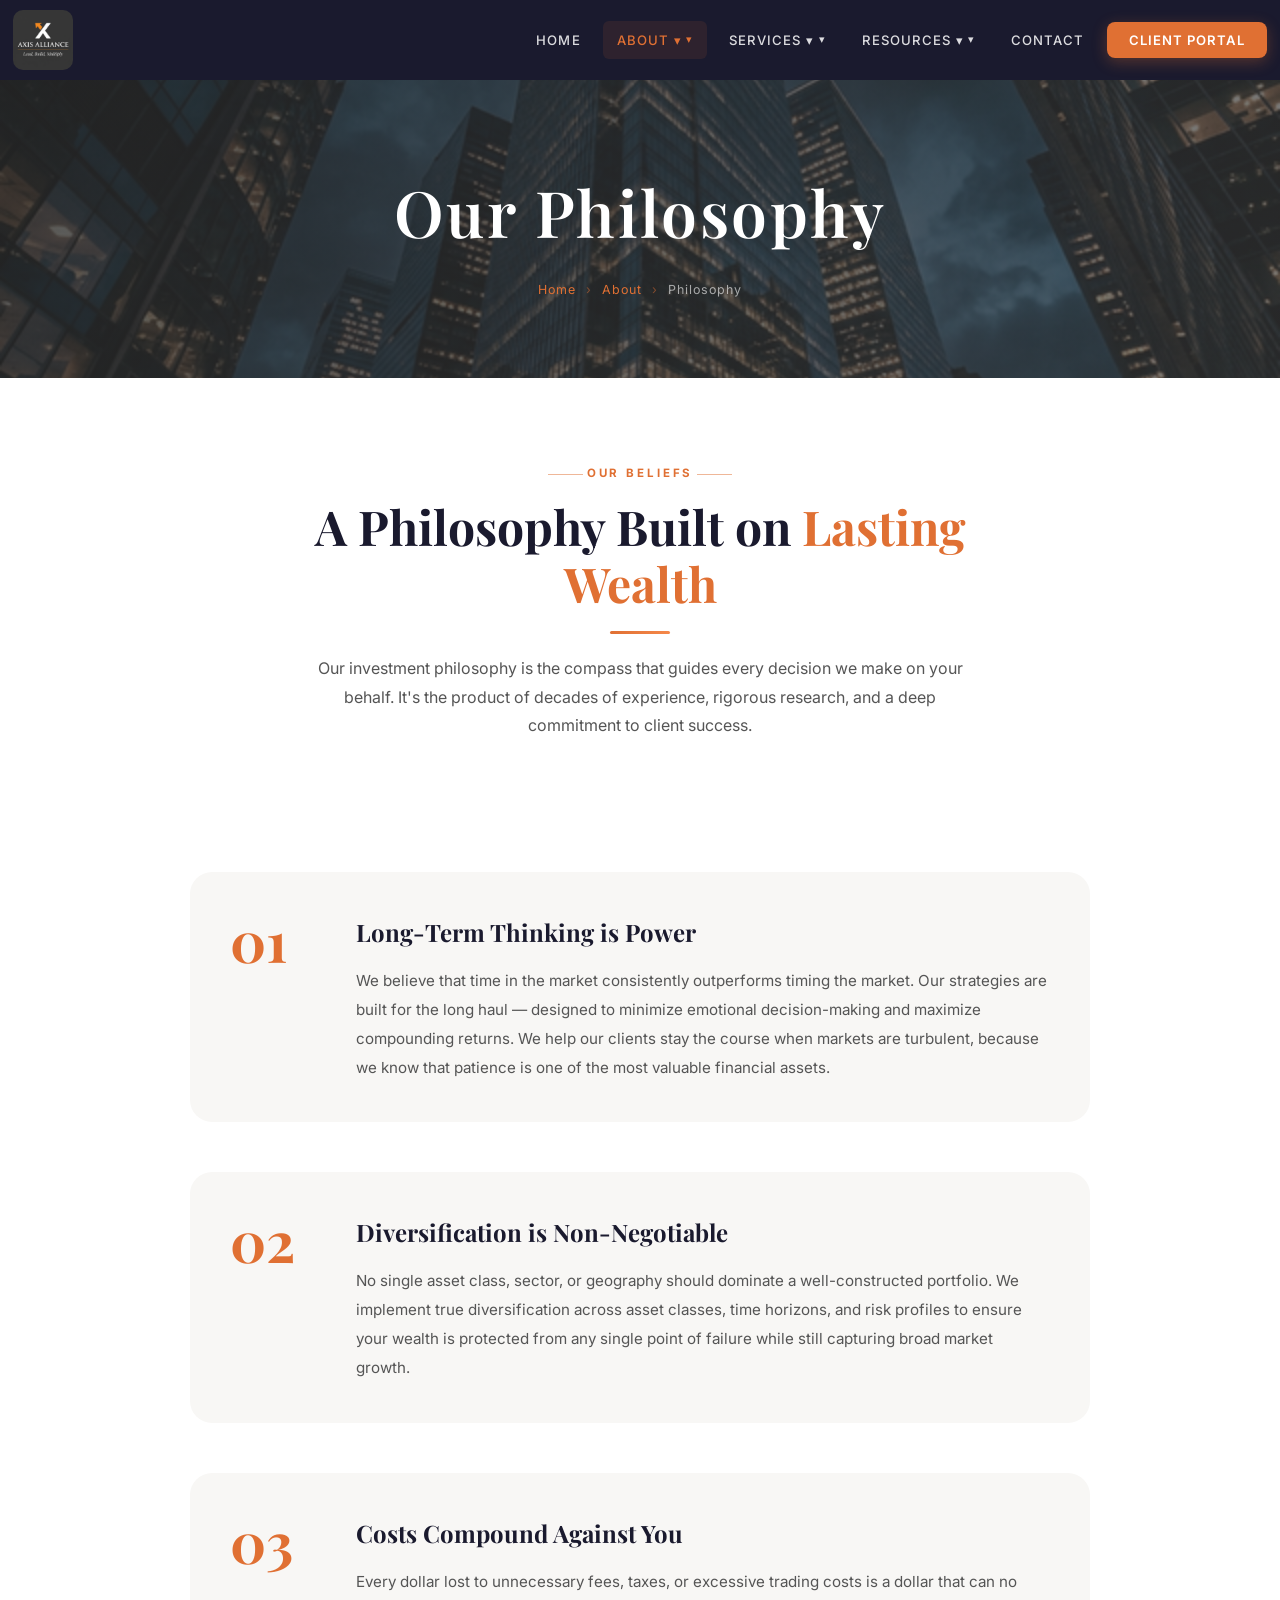
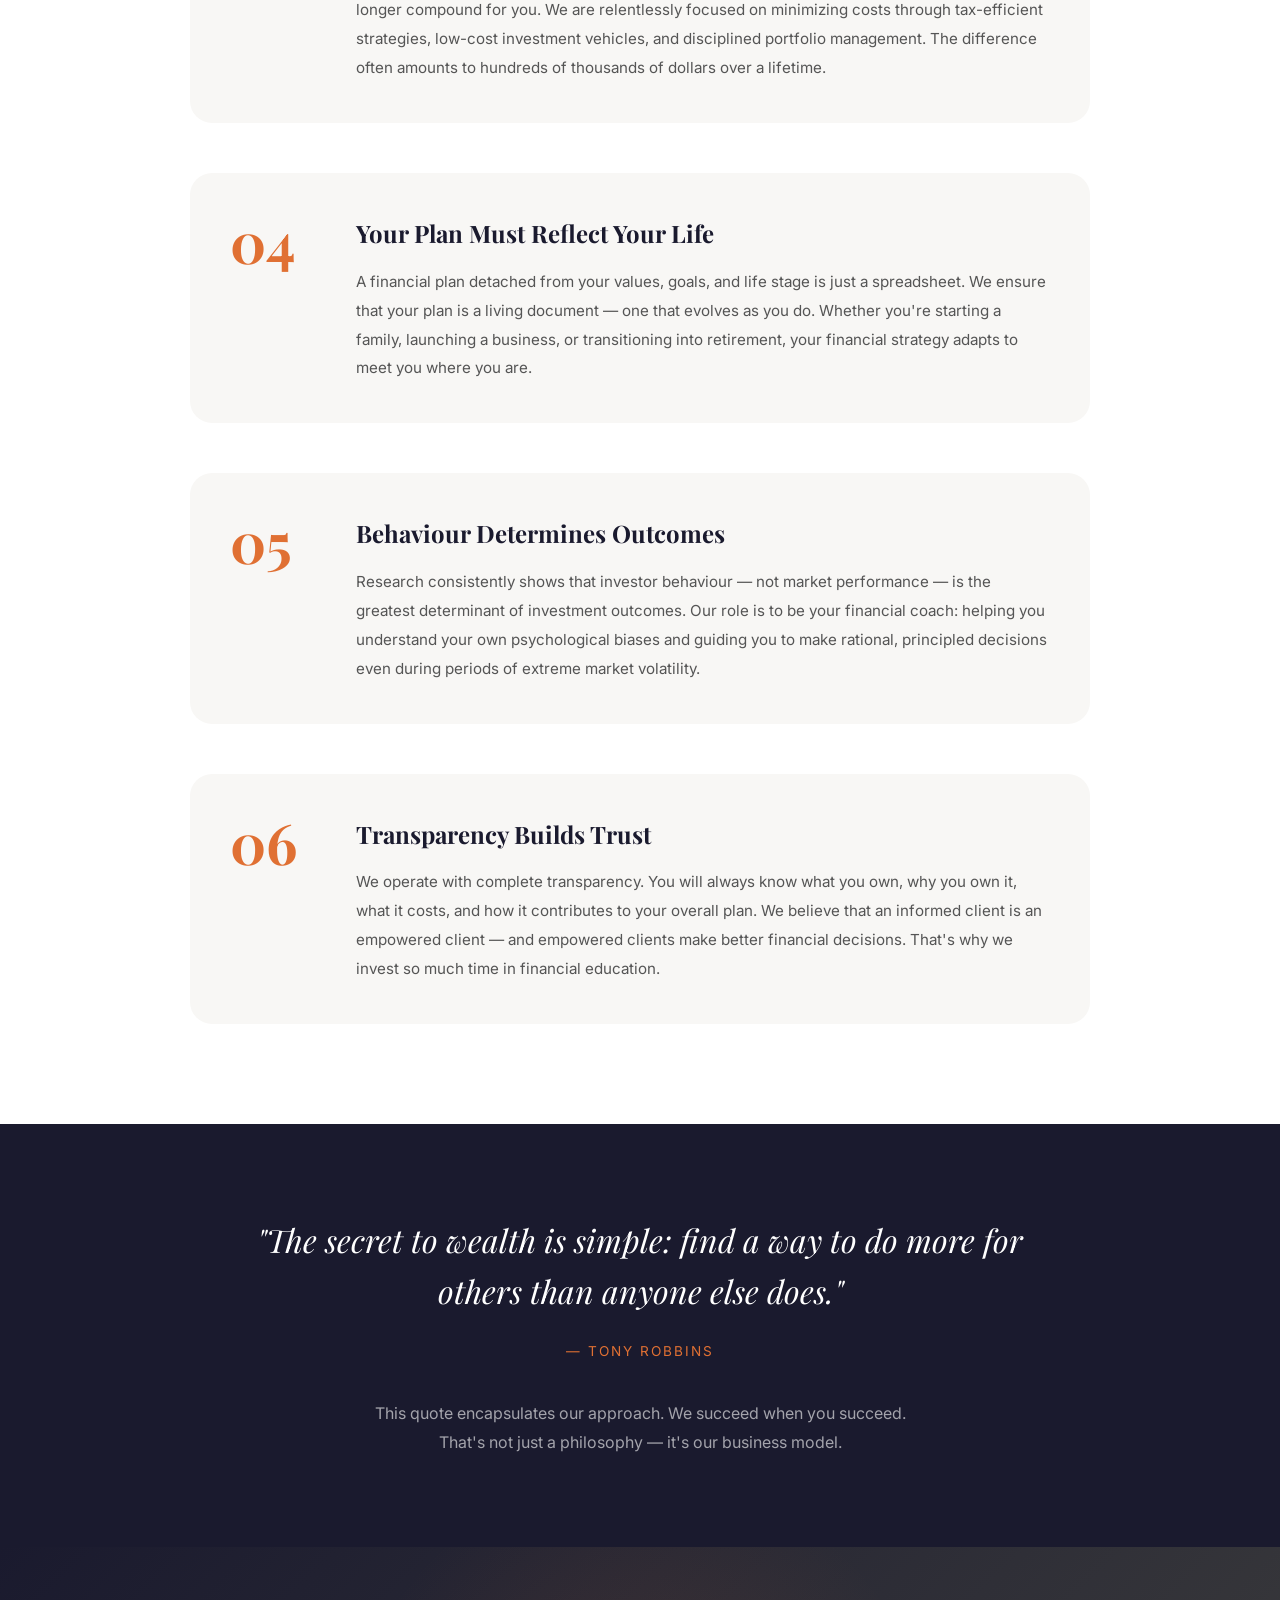
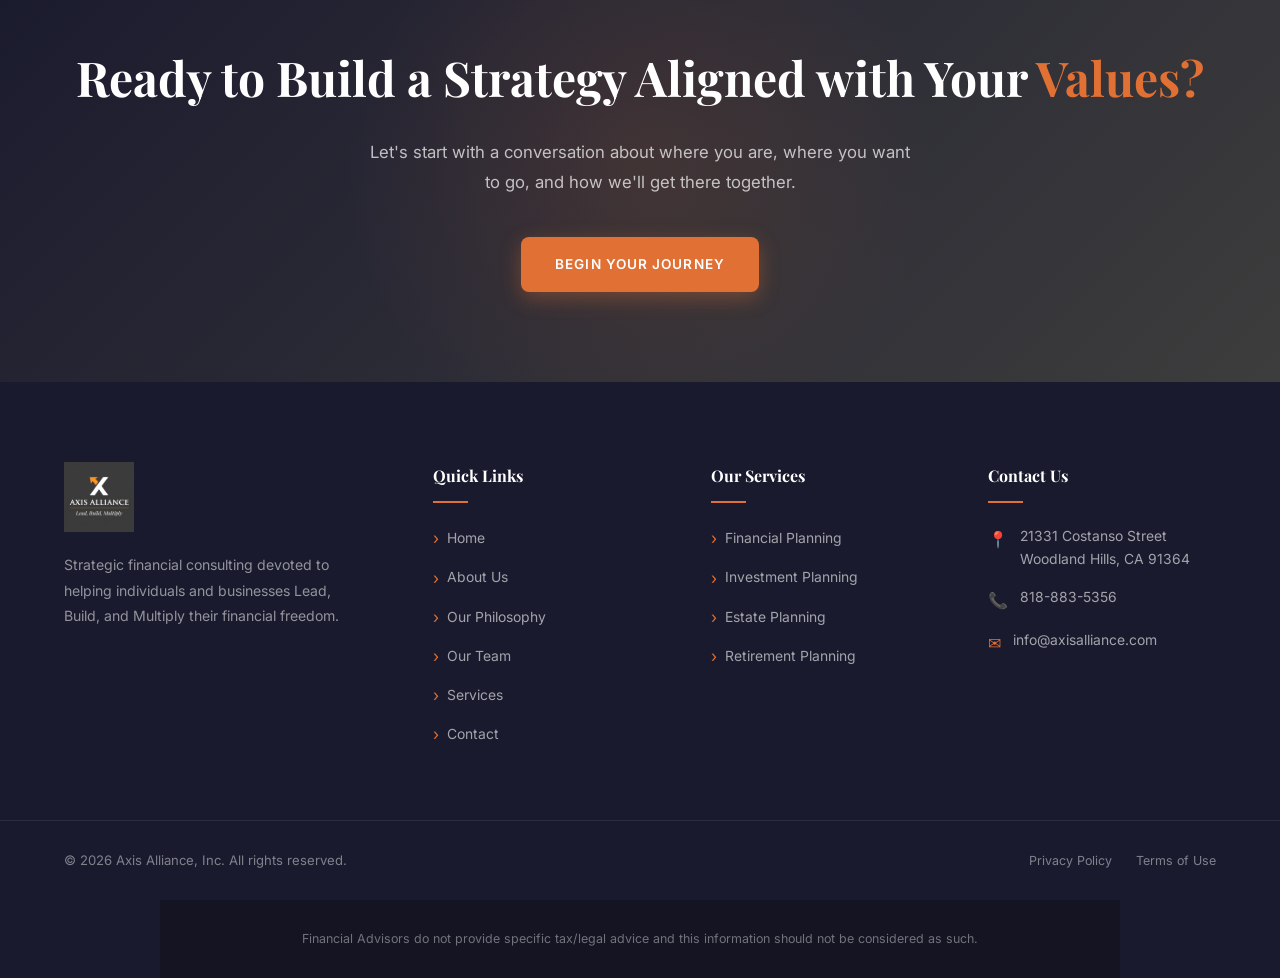
<file: rtech-website/philosophy.html>
<!DOCTYPE html>
<html lang="en">
<head>
  <meta charset="UTF-8">
  <meta name="viewport" content="width=device-width, initial-scale=1.0">
  <title>Our Philosophy | Axis Alliance</title>
  <meta name="description" content="The investment philosophy and guiding principles behind Axis Alliance's approach to wealth management and financial planning.">
  <link rel="stylesheet" href="css/style.css">
</head>
<body>

  <nav class="navbar solid" id="navbar">
    <a href="index.html" class="nav-brand">
      <img src="images/logo.png" alt="Axis Alliance Logo">
    </a>
    <div class="nav-toggle" id="navToggle"><span></span><span></span><span></span></div>
    <ul class="nav-links" id="navLinks">
      <li><a href="index.html">Home</a></li>
      <li class="nav-dropdown"><a href="about.html" class="active">About ▾</a>
        <div class="dropdown-menu">
          <a href="about.html">About Us</a>
          <a href="philosophy.html">Our Philosophy</a>
          <a href="team.html">Our Team</a>
        </div>
      </li>
      <li class="nav-dropdown"><a href="services.html">Services ▾</a>
        <div class="dropdown-menu"><a href="services.html#financial">Financial Planning</a><a href="services.html#investment">Investment Planning</a><a href="services.html#estate">Estate Planning</a><a href="services.html#retirement">Retirement Planning</a></div>
      </li>
      <li class="nav-dropdown"><a href="resources.html">Resources ▾</a><div class="dropdown-menu"><a href="resources.html">Blog & Articles</a></div></li>
      <li><a href="contact.html">Contact</a></li>
      <li><a href="contact.html" class="btn-portal">Client Portal</a></li>
    </ul>
  </nav>

  <div class="page-hero">
    <div class="page-hero-bg" style="background-image: url('images/hero-bg.png');"></div>
    <div class="page-hero-content">
      <h1>Our Philosophy</h1>
      <div class="breadcrumb">
        <a href="index.html">Home</a><span class="sep">›</span>
        <a href="about.html">About</a><span class="sep">›</span>
        <span>Philosophy</span>
      </div>
    </div>
  </div>

  <section style="background: var(--white); padding: 80px 5% 40px;">
    <div class="section-header reveal">
      <span class="section-eyebrow">Our Beliefs</span>
      <h2 class="section-title">A Philosophy Built on <span class="accent">Lasting Wealth</span></h2>
      <div class="divider"></div>
      <p class="section-desc">Our investment philosophy is the compass that guides every decision we make on your behalf. It's the product of decades of experience, rigorous research, and a deep commitment to client success.</p>
    </div>
  </section>

  <section class="philosophy-section" style="padding-top: 20px;">
    <div class="philosophy-blocks">

      <div class="philosophy-block reveal">
        <div class="philosophy-num">01</div>
        <div>
          <h3>Long-Term Thinking is Power</h3>
          <p>We believe that time in the market consistently outperforms timing the market. Our strategies are built for the long haul — designed to minimize emotional decision-making and maximize compounding returns. We help our clients stay the course when markets are turbulent, because we know that patience is one of the most valuable financial assets.</p>
        </div>
      </div>

      <div class="philosophy-block reveal">
        <div class="philosophy-num">02</div>
        <div>
          <h3>Diversification is Non-Negotiable</h3>
          <p>No single asset class, sector, or geography should dominate a well-constructed portfolio. We implement true diversification across asset classes, time horizons, and risk profiles to ensure your wealth is protected from any single point of failure while still capturing broad market growth.</p>
        </div>
      </div>

      <div class="philosophy-block reveal">
        <div class="philosophy-num">03</div>
        <div>
          <h3>Costs Compound Against You</h3>
          <p>Every dollar lost to unnecessary fees, taxes, or excessive trading costs is a dollar that can no longer compound for you. We are relentlessly focused on minimizing costs through tax-efficient strategies, low-cost investment vehicles, and disciplined portfolio management. The difference often amounts to hundreds of thousands of dollars over a lifetime.</p>
        </div>
      </div>

      <div class="philosophy-block reveal">
        <div class="philosophy-num">04</div>
        <div>
          <h3>Your Plan Must Reflect Your Life</h3>
          <p>A financial plan detached from your values, goals, and life stage is just a spreadsheet. We ensure that your plan is a living document — one that evolves as you do. Whether you're starting a family, launching a business, or transitioning into retirement, your financial strategy adapts to meet you where you are.</p>
        </div>
      </div>

      <div class="philosophy-block reveal">
        <div class="philosophy-num">05</div>
        <div>
          <h3>Behaviour Determines Outcomes</h3>
          <p>Research consistently shows that investor behaviour — not market performance — is the greatest determinant of investment outcomes. Our role is to be your financial coach: helping you understand your own psychological biases and guiding you to make rational, principled decisions even during periods of extreme market volatility.</p>
        </div>
      </div>

      <div class="philosophy-block reveal">
        <div class="philosophy-num">06</div>
        <div>
          <h3>Transparency Builds Trust</h3>
          <p>We operate with complete transparency. You will always know what you own, why you own it, what it costs, and how it contributes to your overall plan. We believe that an informed client is an empowered client — and empowered clients make better financial decisions. That's why we invest so much time in financial education.</p>
        </div>
      </div>

    </div>
  </section>

  <!-- QUOTE BLOCK -->
  <section style="background: var(--charcoal-dark); padding: 90px 5%; text-align: center;">
    <blockquote class="reveal" style="max-width: 780px; margin: 0 auto; font-family: 'Playfair Display', serif; font-size: clamp(1.4rem, 3vw, 2rem); font-style: italic; color: var(--white); line-height: 1.6;">
      "The secret to wealth is simple: find a way to do more for others than anyone else does."
    </blockquote>
    <p class="reveal" style="margin-top: 24px; color: var(--orange); font-size: 0.85rem; letter-spacing: 0.15em; text-transform: uppercase;">— Tony Robbins</p>
    <p class="reveal" style="margin-top: 36px; color: rgba(255,255,255,0.6); max-width: 560px; margin-left: auto; margin-right: auto; line-height: 1.8;">This quote encapsulates our approach. We succeed when you succeed. That's not just a philosophy — it's our business model.</p>
  </section>

  <section class="cta-banner">
    <h2 class="reveal">Ready to Build a Strategy Aligned with Your <span style="color: var(--orange);">Values?</span></h2>
    <p class="reveal">Let's start with a conversation about where you are, where you want to go, and how we'll get there together.</p>
    <a href="contact.html" class="btn btn-primary reveal">Begin Your Journey</a>
  </section>

  <footer class="footer">
    <div class="footer-main">
      <div class="footer-brand"><img src="images/logo.png" alt="Axis Alliance"><p>Strategic financial consulting devoted to helping individuals and businesses Lead, Build, and Multiply their financial freedom.</p></div>
      <div class="footer-col"><h4>Quick Links</h4><ul><li><a href="index.html">Home</a></li><li><a href="about.html">About Us</a></li><li><a href="philosophy.html">Our Philosophy</a></li><li><a href="team.html">Our Team</a></li><li><a href="services.html">Services</a></li><li><a href="contact.html">Contact</a></li></ul></div>
      <div class="footer-col"><h4>Our Services</h4><ul><li><a href="services.html#financial">Financial Planning</a></li><li><a href="services.html#investment">Investment Planning</a></li><li><a href="services.html#estate">Estate Planning</a></li><li><a href="services.html#retirement">Retirement Planning</a></li></ul></div>
      <div class="footer-col"><h4>Contact Us</h4>
        <div class="footer-contact-item"><span class="ico">📍</span><span>21331 Costanso Street<br>Woodland Hills, CA 91364</span></div>
        <div class="footer-contact-item"><span class="ico">📞</span><span><a href="tel:8188835356">818-883-5356</a></span></div>
        <div class="footer-contact-item"><span class="ico">✉</span><span><a href="mailto:info@axisalliance.com">info@axisalliance.com</a></span></div>
      </div>
    </div>
    <div class="footer-bottom"><p>© 2026 Axis Alliance, Inc. All rights reserved.</p><div class="footer-bottom-links"><a href="#">Privacy Policy</a><a href="#">Terms of Use</a></div></div>
    <div class="footer-disclaimer"><p>Financial Advisors do not provide specific tax/legal advice and this information should not be considered as such.</p></div>
  </footer>

  <script src="js/main.js"></script>
</body>
</html>
</file>
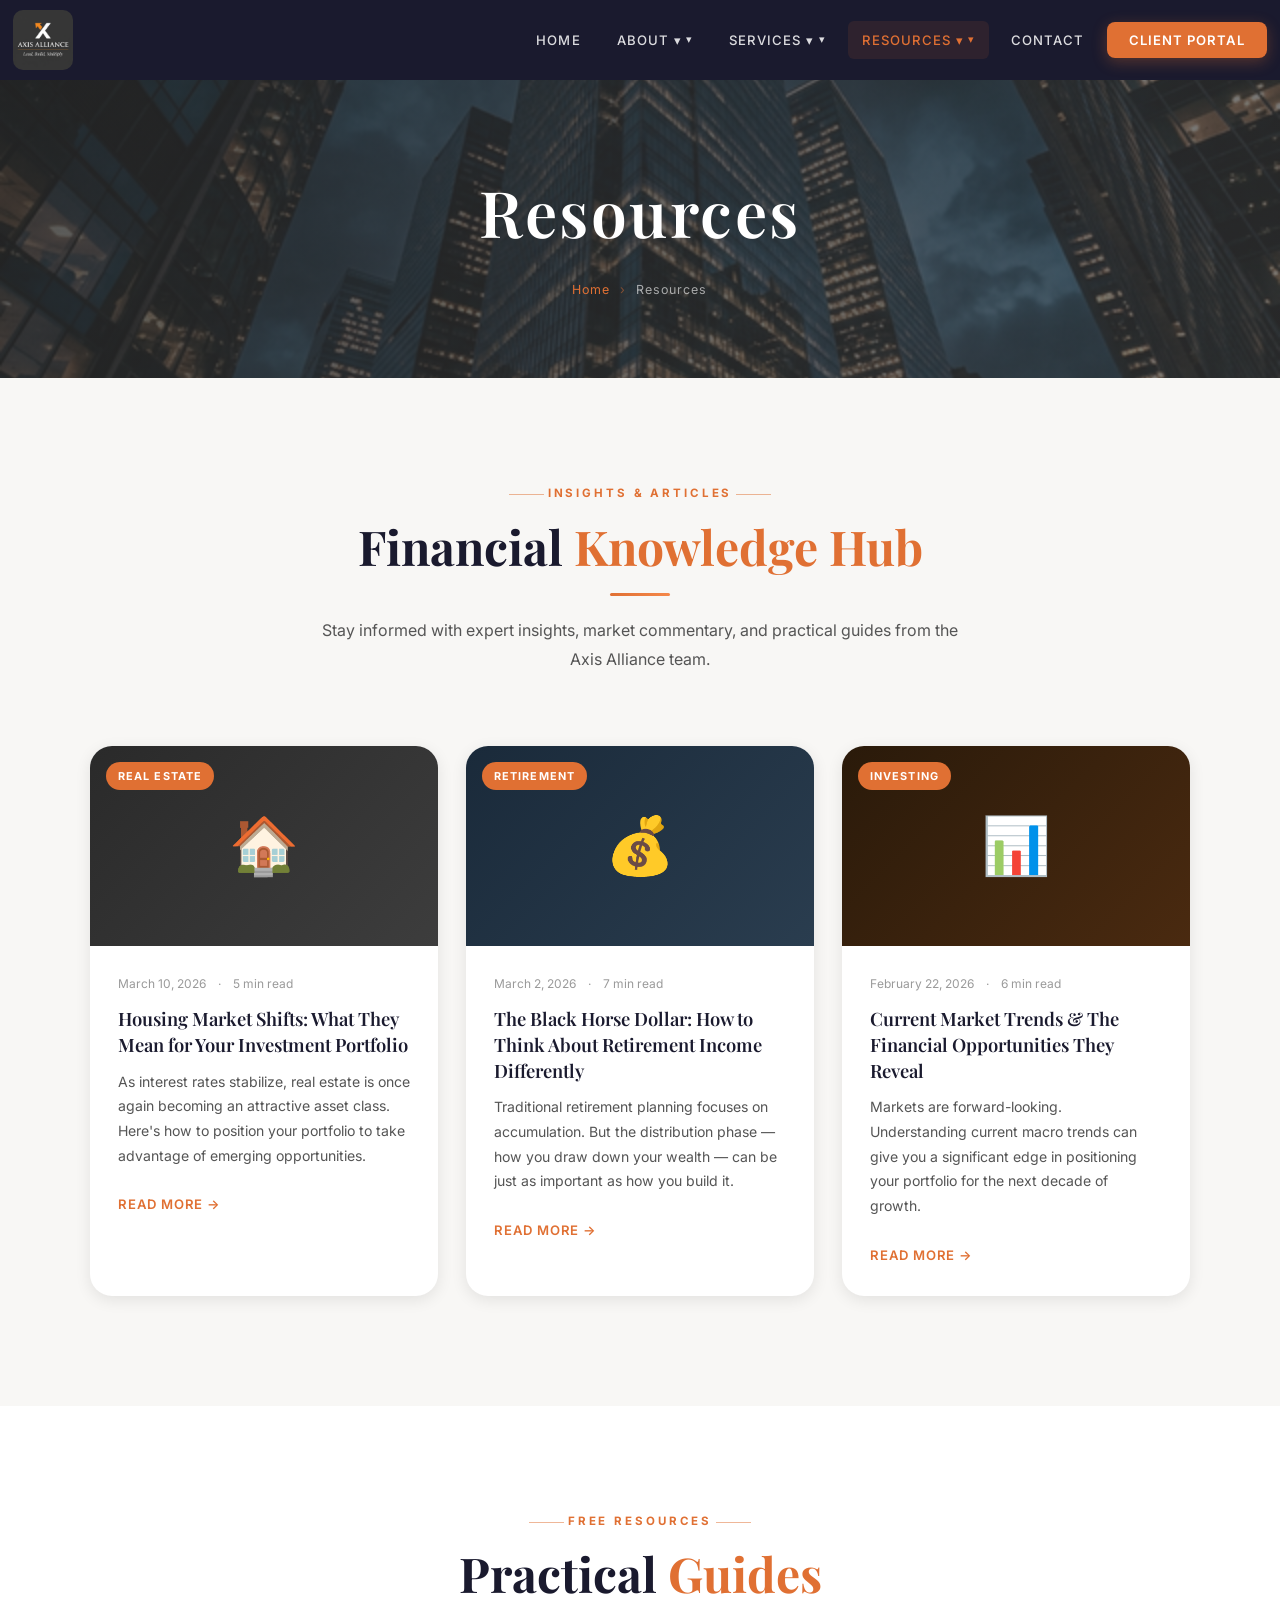
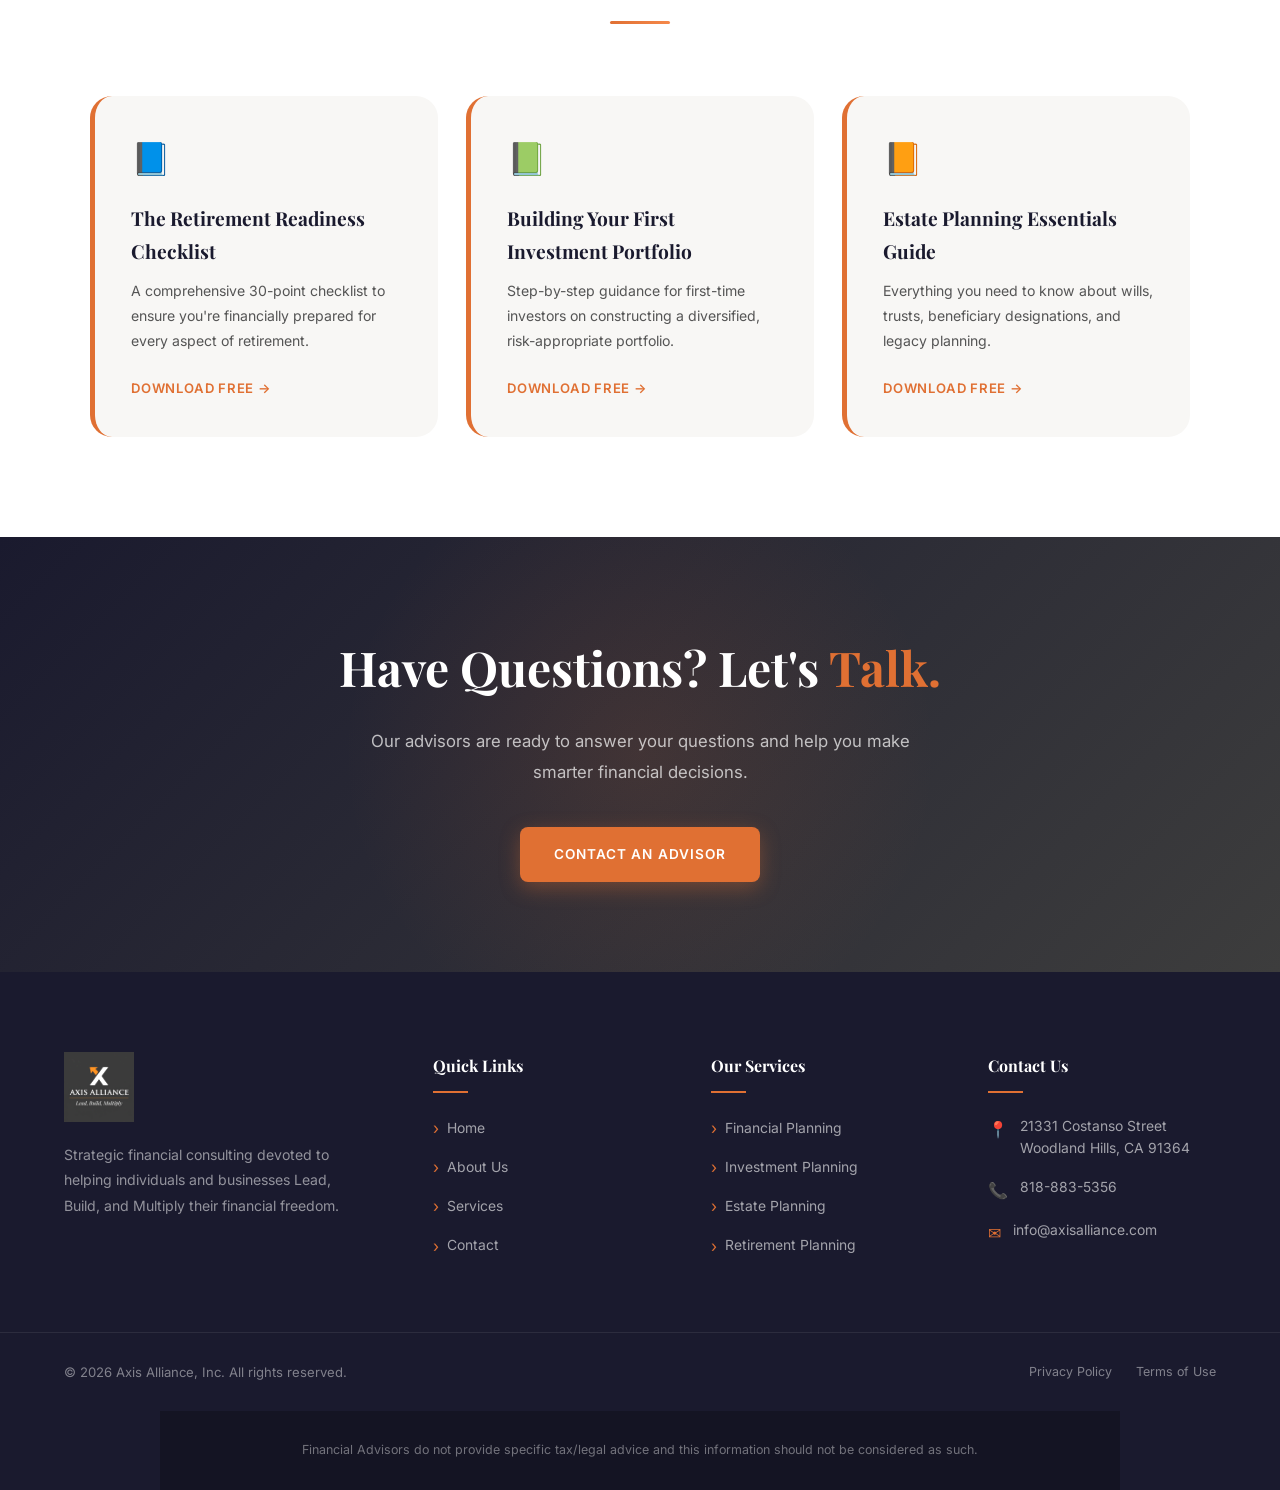
<file: rtech-website/resources.html>
<!DOCTYPE html>
<html lang="en">
<head>
  <meta charset="UTF-8">
  <meta name="viewport" content="width=device-width, initial-scale=1.0">
  <title>Resources & Blog | Axis Alliance</title>
  <meta name="description" content="Financial insights, articles, and guides from the expert advisors at Axis Alliance. Stay informed about wealth management, investing, and retirement planning.">
  <link rel="stylesheet" href="css/style.css">
</head>
<body>

  <nav class="navbar solid" id="navbar">
    <a href="index.html" class="nav-brand">
      <img src="images/logo.png" alt="Axis Alliance Logo">
    </a>
    <div class="nav-toggle" id="navToggle"><span></span><span></span><span></span></div>
    <ul class="nav-links" id="navLinks">
      <li><a href="index.html">Home</a></li>
      <li class="nav-dropdown"><a href="about.html">About ▾</a>
        <div class="dropdown-menu"><a href="about.html">About Us</a><a href="philosophy.html">Our Philosophy</a><a href="team.html">Our Team</a></div>
      </li>
      <li class="nav-dropdown"><a href="services.html">Services ▾</a>
        <div class="dropdown-menu"><a href="services.html#financial">Financial Planning</a><a href="services.html#investment">Investment Planning</a><a href="services.html#estate">Estate Planning</a><a href="services.html#retirement">Retirement Planning</a></div>
      </li>
      <li class="nav-dropdown"><a href="resources.html" class="active">Resources ▾</a>
        <div class="dropdown-menu"><a href="resources.html">Blog & Articles</a><a href="resources.html#guides">Guides</a></div>
      </li>
      <li><a href="contact.html">Contact</a></li>
      <li><a href="contact.html" class="btn-portal">Client Portal</a></li>
    </ul>
  </nav>

  <div class="page-hero">
    <div class="page-hero-bg" style="background-image: url('images/hero-bg.png');"></div>
    <div class="page-hero-content">
      <h1>Resources</h1>
      <div class="breadcrumb">
        <a href="index.html">Home</a><span class="sep">›</span><span>Resources</span>
      </div>
    </div>
  </div>

  <section class="blog-section" style="padding-top: 100px;">
    <div class="section-header reveal">
      <span class="section-eyebrow">Insights & Articles</span>
      <h2 class="section-title">Financial <span class="accent">Knowledge Hub</span></h2>
      <div class="divider"></div>
      <p class="section-desc">Stay informed with expert insights, market commentary, and practical guides from the Axis Alliance team.</p>
    </div>

    <div class="blog-grid stagger">

      <div class="blog-card reveal">
        <div class="blog-card-img" style="background: linear-gradient(135deg, #2a2a2a, #3d3d3d); display: flex; align-items: center; justify-content: center;">
          <span style="font-size: 3.5rem;">🏠</span>
          <div class="blog-tag">Real Estate</div>
        </div>
        <div class="blog-content">
          <div class="blog-meta">
            <span>March 10, 2026</span>
            <span>·</span>
            <span>5 min read</span>
          </div>
          <h3>Housing Market Shifts: What They Mean for Your Investment Portfolio</h3>
          <p>As interest rates stabilize, real estate is once again becoming an attractive asset class. Here's how to position your portfolio to take advantage of emerging opportunities.</p>
          <a href="#" class="blog-read-more">Read More →</a>
        </div>
      </div>

      <div class="blog-card reveal">
        <div class="blog-card-img" style="background: linear-gradient(135deg, #1a2a3a, #2a3d4f); display: flex; align-items: center; justify-content: center;">
          <span style="font-size: 3.5rem;">💰</span>
          <div class="blog-tag">Retirement</div>
        </div>
        <div class="blog-content">
          <div class="blog-meta">
            <span>March 2, 2026</span>
            <span>·</span>
            <span>7 min read</span>
          </div>
          <h3>The Black Horse Dollar: How to Think About Retirement Income Differently</h3>
          <p>Traditional retirement planning focuses on accumulation. But the distribution phase — how you draw down your wealth — can be just as important as how you build it.</p>
          <a href="#" class="blog-read-more">Read More →</a>
        </div>
      </div>

      <div class="blog-card reveal">
        <div class="blog-card-img" style="background: linear-gradient(135deg, #2a1a0a, #4a2a10); display: flex; align-items: center; justify-content: center;">
          <span style="font-size: 3.5rem;">📊</span>
          <div class="blog-tag">Investing</div>
        </div>
        <div class="blog-content">
          <div class="blog-meta">
            <span>February 22, 2026</span>
            <span>·</span>
            <span>6 min read</span>
          </div>
          <h3>Current Market Trends &amp; The Financial Opportunities They Reveal</h3>
          <p>Markets are forward-looking. Understanding current macro trends can give you a significant edge in positioning your portfolio for the next decade of growth.</p>
          <a href="#" class="blog-read-more">Read More →</a>
        </div>
      </div>

    </div>
  </section>

  <!-- GUIDES SECTION -->
  <section id="guides" style="background: var(--white); padding: 100px 5%;">
    <div class="section-header reveal">
      <span class="section-eyebrow">Free Resources</span>
      <h2 class="section-title">Practical <span class="accent">Guides</span></h2>
      <div class="divider"></div>
    </div>
    <div style="display: grid; grid-template-columns: repeat(auto-fit, minmax(280px,1fr)); gap: 28px; max-width: 1100px; margin: 0 auto;" class="stagger">

      <div class="reveal" style="background: var(--off-white); border-radius: var(--radius-lg); padding: 36px; transition: all 0.35s; cursor: pointer; border-left: 5px solid var(--orange);" onmouseover="this.style.transform='translateY(-8px)';this.style.boxShadow='0 20px 50px rgba(0,0,0,0.12)'" onmouseout="this.style.transform='';this.style.boxShadow=''">
        <div style="font-size: 2rem; margin-bottom: 16px;">📘</div>
        <h3 style="font-family: 'Playfair Display',serif; font-size: 1.2rem; color: var(--text-dark); margin-bottom: 10px;">The Retirement Readiness Checklist</h3>
        <p style="font-size: 0.88rem; color: var(--text-body); line-height: 1.8; margin-bottom: 20px;">A comprehensive 30-point checklist to ensure you're financially prepared for every aspect of retirement.</p>
        <a href="#" class="blog-read-more">Download Free →</a>
      </div>

      <div class="reveal" style="background: var(--off-white); border-radius: var(--radius-lg); padding: 36px; transition: all 0.35s; cursor: pointer; border-left: 5px solid var(--orange);" onmouseover="this.style.transform='translateY(-8px)';this.style.boxShadow='0 20px 50px rgba(0,0,0,0.12)'" onmouseout="this.style.transform='';this.style.boxShadow=''">
        <div style="font-size: 2rem; margin-bottom: 16px;">📗</div>
        <h3 style="font-family: 'Playfair Display',serif; font-size: 1.2rem; color: var(--text-dark); margin-bottom: 10px;">Building Your First Investment Portfolio</h3>
        <p style="font-size: 0.88rem; color: var(--text-body); line-height: 1.8; margin-bottom: 20px;">Step-by-step guidance for first-time investors on constructing a diversified, risk-appropriate portfolio.</p>
        <a href="#" class="blog-read-more">Download Free →</a>
      </div>

      <div class="reveal" style="background: var(--off-white); border-radius: var(--radius-lg); padding: 36px; transition: all 0.35s; cursor: pointer; border-left: 5px solid var(--orange);" onmouseover="this.style.transform='translateY(-8px)';this.style.boxShadow='0 20px 50px rgba(0,0,0,0.12)'" onmouseout="this.style.transform='';this.style.boxShadow=''">
        <div style="font-size: 2rem; margin-bottom: 16px;">📙</div>
        <h3 style="font-family: 'Playfair Display',serif; font-size: 1.2rem; color: var(--text-dark); margin-bottom: 10px;">Estate Planning Essentials Guide</h3>
        <p style="font-size: 0.88rem; color: var(--text-body); line-height: 1.8; margin-bottom: 20px;">Everything you need to know about wills, trusts, beneficiary designations, and legacy planning.</p>
        <a href="#" class="blog-read-more">Download Free →</a>
      </div>
    </div>
  </section>

  <section class="cta-banner">
    <h2 class="reveal">Have Questions? Let's <span style="color: var(--orange);">Talk.</span></h2>
    <p class="reveal">Our advisors are ready to answer your questions and help you make smarter financial decisions.</p>
    <a href="contact.html" class="btn btn-primary reveal">Contact an Advisor</a>
  </section>

  <footer class="footer">
    <div class="footer-main">
      <div class="footer-brand"><img src="images/logo.png" alt="Axis Alliance"><p>Strategic financial consulting devoted to helping individuals and businesses Lead, Build, and Multiply their financial freedom.</p></div>
      <div class="footer-col"><h4>Quick Links</h4><ul><li><a href="index.html">Home</a></li><li><a href="about.html">About Us</a></li><li><a href="services.html">Services</a></li><li><a href="contact.html">Contact</a></li></ul></div>
      <div class="footer-col"><h4>Our Services</h4><ul><li><a href="services.html#financial">Financial Planning</a></li><li><a href="services.html#investment">Investment Planning</a></li><li><a href="services.html#estate">Estate Planning</a></li><li><a href="services.html#retirement">Retirement Planning</a></li></ul></div>
      <div class="footer-col"><h4>Contact Us</h4>
        <div class="footer-contact-item"><span class="ico">📍</span><span>21331 Costanso Street<br>Woodland Hills, CA 91364</span></div>
        <div class="footer-contact-item"><span class="ico">📞</span><span><a href="tel:8188835356">818-883-5356</a></span></div>
        <div class="footer-contact-item"><span class="ico">✉</span><span><a href="mailto:info@axisalliance.com">info@axisalliance.com</a></span></div>
      </div>
    </div>
    <div class="footer-bottom"><p>© 2026 Axis Alliance, Inc. All rights reserved.</p><div class="footer-bottom-links"><a href="#">Privacy Policy</a><a href="#">Terms of Use</a></div></div>
    <div class="footer-disclaimer"><p>Financial Advisors do not provide specific tax/legal advice and this information should not be considered as such.</p></div>
  </footer>

  <script src="js/main.js"></script>
</body>
</html>
</file>
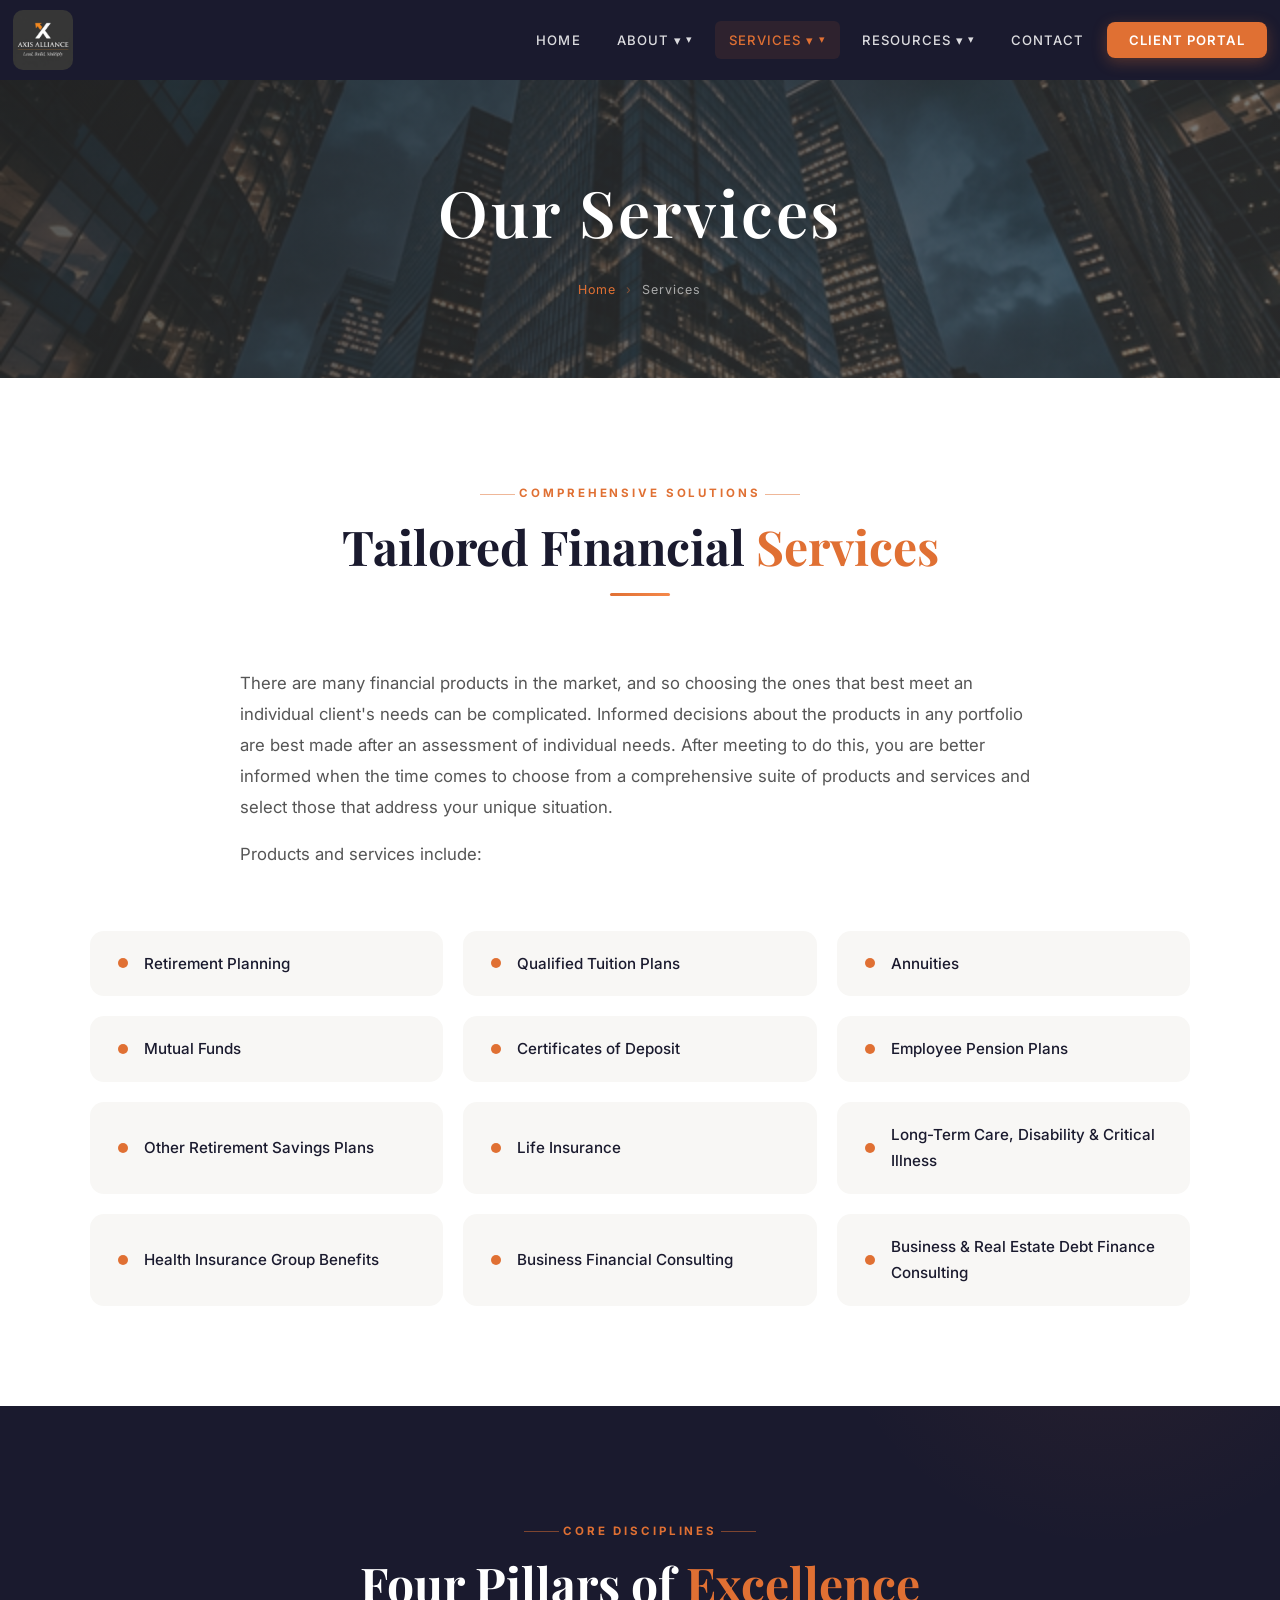
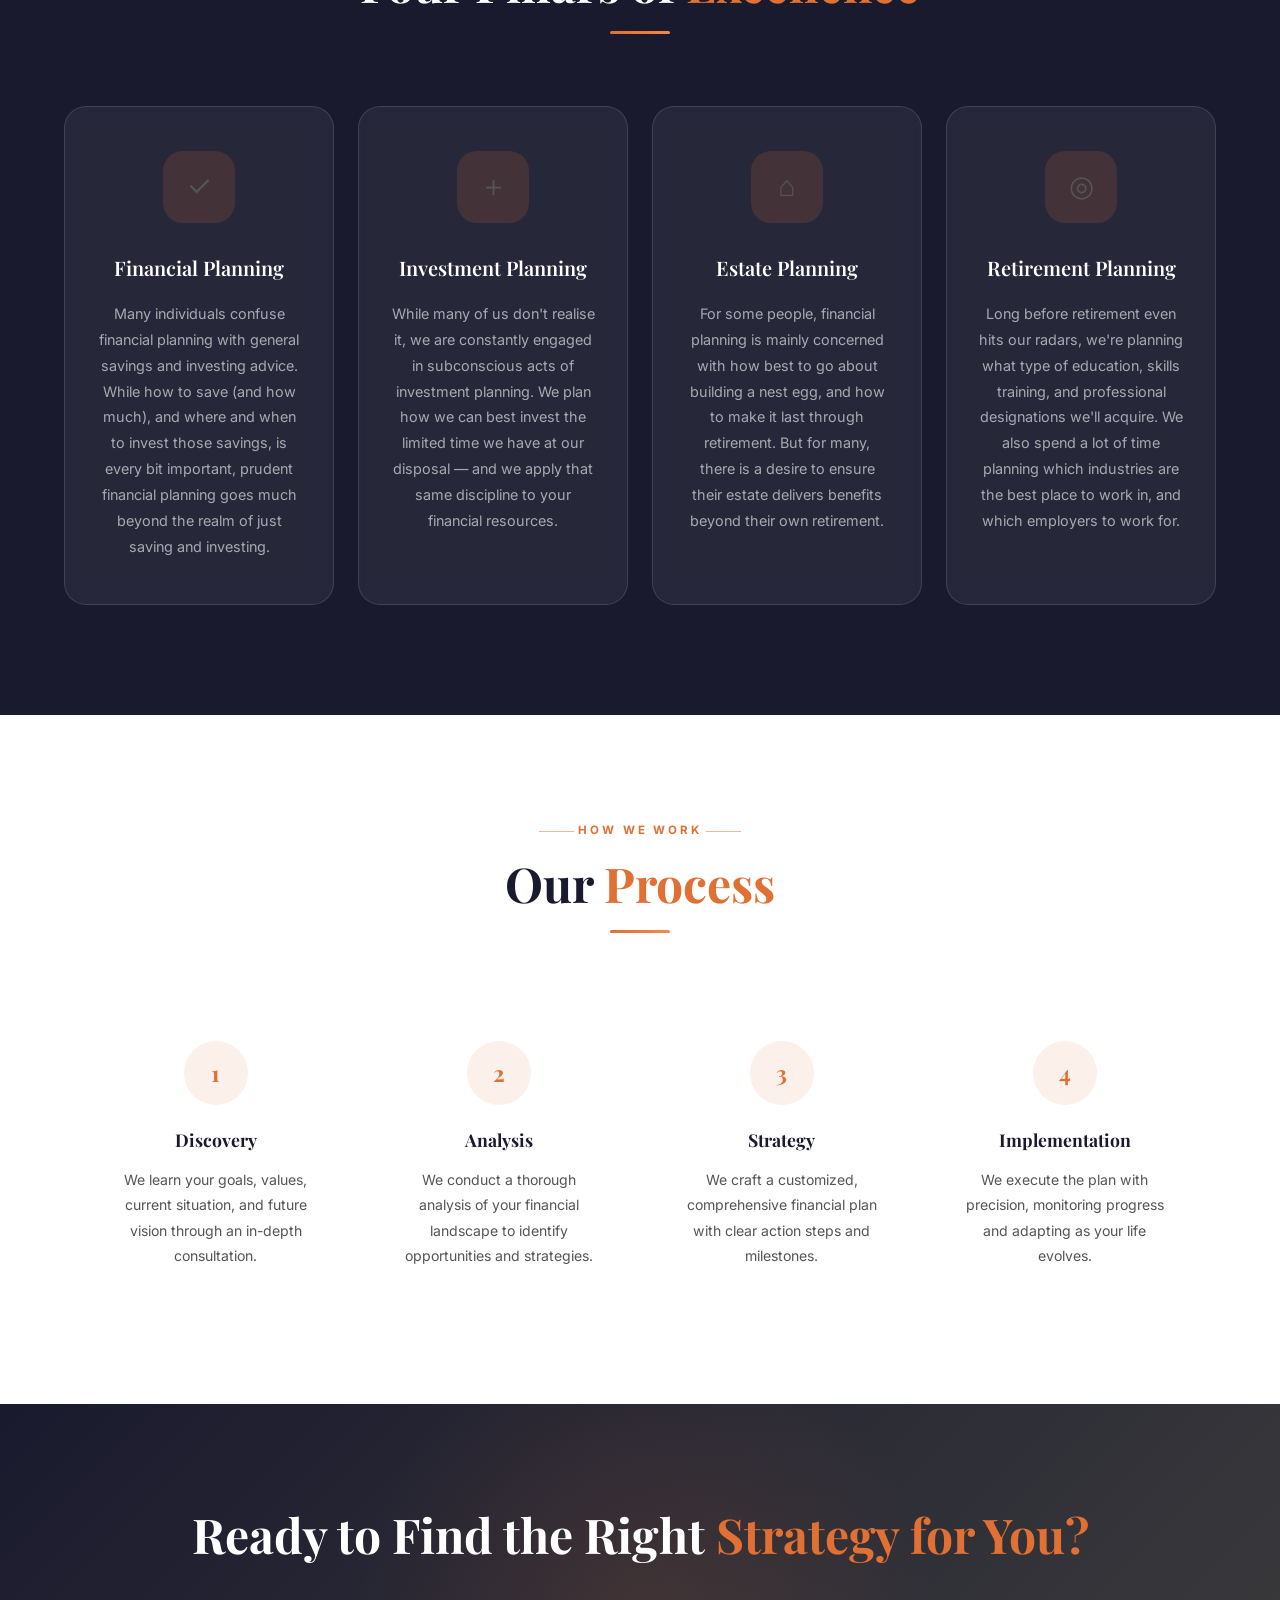
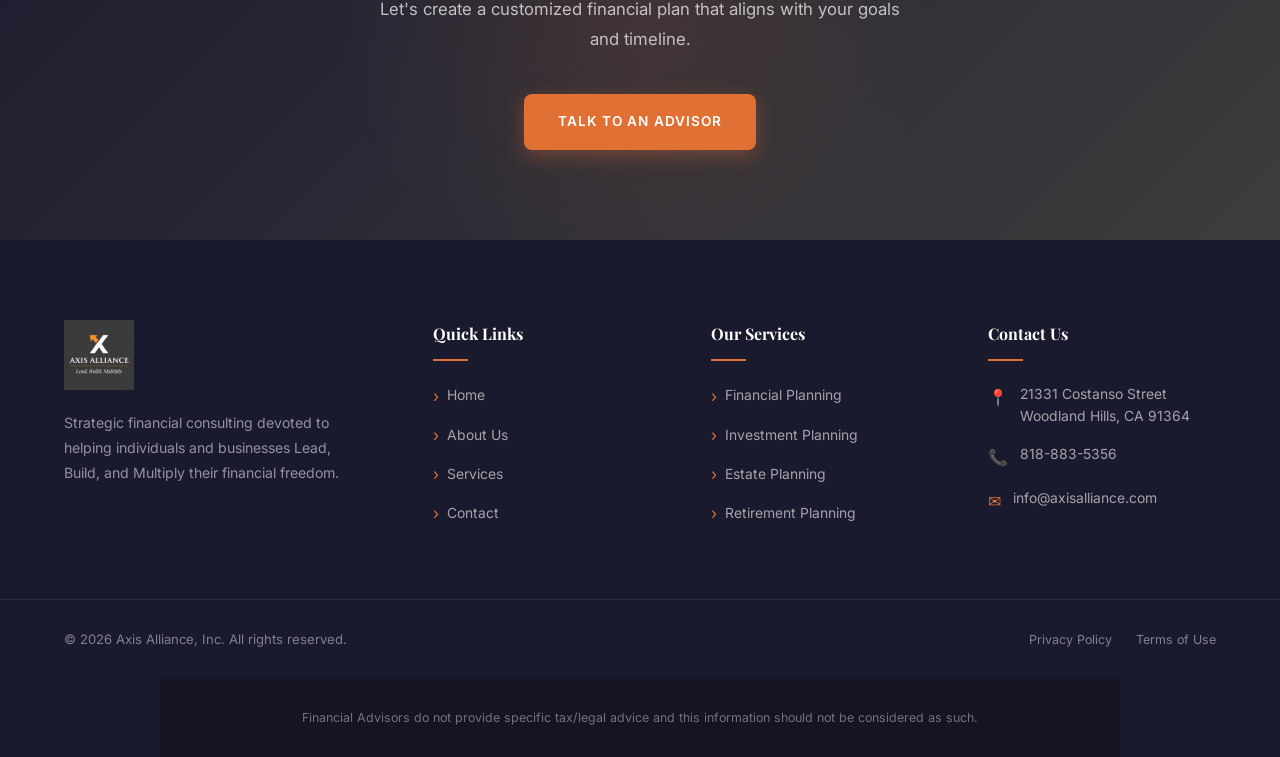
<file: rtech-website/services.html>
<!DOCTYPE html>
<html lang="en">
<head>
  <meta charset="UTF-8">
  <meta name="viewport" content="width=device-width, initial-scale=1.0">
  <title>Our Services | Axis Alliance</title>
  <meta name="description" content="Axis Alliance offers comprehensive financial services including financial planning, investment management, estate planning, and retirement planning.">
  <link rel="stylesheet" href="css/style.css">
</head>
<body>

  <nav class="navbar solid" id="navbar">
    <a href="index.html" class="nav-brand">
      <img src="images/logo.png" alt="Axis Alliance Logo">
    </a>
    <div class="nav-toggle" id="navToggle"><span></span><span></span><span></span></div>
    <ul class="nav-links" id="navLinks">
      <li><a href="index.html">Home</a></li>
      <li class="nav-dropdown"><a href="about.html">About ▾</a>
        <div class="dropdown-menu">
          <a href="about.html">About Us</a>
          <a href="philosophy.html">Our Philosophy</a>
          <a href="team.html">Our Team</a>
        </div>
      </li>
      <li class="nav-dropdown"><a href="services.html" class="active">Services ▾</a>
        <div class="dropdown-menu">
          <a href="services.html#financial">Financial Planning</a>
          <a href="services.html#investment">Investment Planning</a>
          <a href="services.html#estate">Estate Planning</a>
          <a href="services.html#retirement">Retirement Planning</a>
        </div>
      </li>
      <li class="nav-dropdown"><a href="resources.html">Resources ▾</a>
        <div class="dropdown-menu"><a href="resources.html">Blog & Articles</a></div>
      </li>
      <li><a href="contact.html">Contact</a></li>
      <li><a href="contact.html" class="btn-portal">Client Portal</a></li>
    </ul>
  </nav>

  <div class="page-hero">
    <div class="page-hero-bg" style="background-image: url('images/hero-bg.png');"></div>
    <div class="page-hero-content">
      <h1>Our Services</h1>
      <div class="breadcrumb">
        <a href="index.html">Home</a><span class="sep">›</span><span>Services</span>
      </div>
    </div>
  </div>

  <!-- ══════════ INTRO ══════════ -->
  <section class="services-list-section">
    <div class="section-header reveal">
      <span class="section-eyebrow">Comprehensive Solutions</span>
      <h2 class="section-title">Tailored Financial <span class="accent">Services</span></h2>
      <div class="divider"></div>
    </div>
    <div class="intro reveal">
      <p>There are many financial products in the market, and so choosing the ones that best meet an individual client's needs can be complicated. Informed decisions about the products in any portfolio are best made after an assessment of individual needs. After meeting to do this, you are better informed when the time comes to choose from a comprehensive suite of products and services and select those that address your unique situation.</p>
      <p style="margin-top: 16px;">Products and services include:</p>
    </div>
    <div class="service-list-grid stagger" style="margin-top: 36px;">
      <div class="service-list-item reveal"><div class="dot"></div><span>Retirement Planning</span></div>
      <div class="service-list-item reveal"><div class="dot"></div><span>Qualified Tuition Plans</span></div>
      <div class="service-list-item reveal"><div class="dot"></div><span>Annuities</span></div>
      <div class="service-list-item reveal"><div class="dot"></div><span>Mutual Funds</span></div>
      <div class="service-list-item reveal"><div class="dot"></div><span>Certificates of Deposit</span></div>
      <div class="service-list-item reveal"><div class="dot"></div><span>Employee Pension Plans</span></div>
      <div class="service-list-item reveal"><div class="dot"></div><span>Other Retirement Savings Plans</span></div>
      <div class="service-list-item reveal"><div class="dot"></div><span>Life Insurance</span></div>
      <div class="service-list-item reveal"><div class="dot"></div><span>Long-Term Care, Disability &amp; Critical Illness</span></div>
      <div class="service-list-item reveal"><div class="dot"></div><span>Health Insurance Group Benefits</span></div>
      <div class="service-list-item reveal"><div class="dot"></div><span>Business Financial Consulting</span></div>
      <div class="service-list-item reveal"><div class="dot"></div><span>Business &amp; Real Estate Debt Finance Consulting</span></div>
    </div>
  </section>

  <!-- ══════════ CORE SERVICES CARDS ══════════ -->
  <section class="services-section" id="core-services">
    <div class="section-header reveal">
      <span class="section-eyebrow">Core Disciplines</span>
      <h2 class="section-title" style="color:#fff;">Four Pillars of <span class="accent">Excellence</span></h2>
      <div class="divider"></div>
    </div>
    <div class="services-grid stagger">

      <div class="service-card reveal" id="financial">
        <div class="service-icon">✓</div>
        <h3>Financial Planning</h3>
        <p>Many individuals confuse financial planning with general savings and investing advice. While how to save (and how much), and where and when to invest those savings, is every bit important, prudent financial planning goes much beyond the realm of just saving and investing.</p>
      </div>

      <div class="service-card reveal" id="investment">
        <div class="service-icon">＋</div>
        <h3>Investment Planning</h3>
        <p>While many of us don't realise it, we are constantly engaged in subconscious acts of investment planning. We plan how we can best invest the limited time we have at our disposal — and we apply that same discipline to your financial resources.</p>
      </div>

      <div class="service-card reveal" id="estate">
        <div class="service-icon">⌂</div>
        <h3>Estate Planning</h3>
        <p>For some people, financial planning is mainly concerned with how best to go about building a nest egg, and how to make it last through retirement. But for many, there is a desire to ensure their estate delivers benefits beyond their own retirement.</p>
      </div>

      <div class="service-card reveal" id="retirement">
        <div class="service-icon">◎</div>
        <h3>Retirement Planning</h3>
        <p>Long before retirement even hits our radars, we're planning what type of education, skills training, and professional designations we'll acquire. We also spend a lot of time planning which industries are the best place to work in, and which employers to work for.</p>
      </div>
    </div>
  </section>

  <!-- ══════════ PROCESS ══════════ -->
  <section style="background: var(--white); padding: 100px 5%;">
    <div class="section-header reveal">
      <span class="section-eyebrow">How We Work</span>
      <h2 class="section-title">Our <span class="accent">Process</span></h2>
      <div class="divider"></div>
    </div>
    <div style="display: grid; grid-template-columns: repeat(auto-fit, minmax(220px, 1fr)); gap: 32px; max-width: 1100px; margin: 0 auto;" class="stagger">
      <div class="reveal" style="text-align: center; padding: 36px 24px;">
        <div style="width: 64px; height: 64px; background: rgba(224,112,51,0.1); border-radius: 50%; display: flex; align-items: center; justify-content: center; font-family: 'Playfair Display',serif; font-size: 1.4rem; font-weight: 700; color: var(--orange); margin: 0 auto 20px;">1</div>
        <h3 style="font-family: 'Playfair Display',serif; font-size: 1.1rem; color: var(--text-dark); margin-bottom: 12px;">Discovery</h3>
        <p style="font-size: 0.88rem; color: var(--text-body); line-height: 1.8;">We learn your goals, values, current situation, and future vision through an in-depth consultation.</p>
      </div>
      <div class="reveal" style="text-align: center; padding: 36px 24px;">
        <div style="width: 64px; height: 64px; background: rgba(224,112,51,0.1); border-radius: 50%; display: flex; align-items: center; justify-content: center; font-family: 'Playfair Display',serif; font-size: 1.4rem; font-weight: 700; color: var(--orange); margin: 0 auto 20px;">2</div>
        <h3 style="font-family: 'Playfair Display',serif; font-size: 1.1rem; color: var(--text-dark); margin-bottom: 12px;">Analysis</h3>
        <p style="font-size: 0.88rem; color: var(--text-body); line-height: 1.8;">We conduct a thorough analysis of your financial landscape to identify opportunities and strategies.</p>
      </div>
      <div class="reveal" style="text-align: center; padding: 36px 24px;">
        <div style="width: 64px; height: 64px; background: rgba(224,112,51,0.1); border-radius: 50%; display: flex; align-items: center; justify-content: center; font-family: 'Playfair Display',serif; font-size: 1.4rem; font-weight: 700; color: var(--orange); margin: 0 auto 20px;">3</div>
        <h3 style="font-family: 'Playfair Display',serif; font-size: 1.1rem; color: var(--text-dark); margin-bottom: 12px;">Strategy</h3>
        <p style="font-size: 0.88rem; color: var(--text-body); line-height: 1.8;">We craft a customized, comprehensive financial plan with clear action steps and milestones.</p>
      </div>
      <div class="reveal" style="text-align: center; padding: 36px 24px;">
        <div style="width: 64px; height: 64px; background: rgba(224,112,51,0.1); border-radius: 50%; display: flex; align-items: center; justify-content: center; font-family: 'Playfair Display',serif; font-size: 1.4rem; font-weight: 700; color: var(--orange); margin: 0 auto 20px;">4</div>
        <h3 style="font-family: 'Playfair Display',serif; font-size: 1.1rem; color: var(--text-dark); margin-bottom: 12px;">Implementation</h3>
        <p style="font-size: 0.88rem; color: var(--text-body); line-height: 1.8;">We execute the plan with precision, monitoring progress and adapting as your life evolves.</p>
      </div>
    </div>
  </section>

  <section class="cta-banner">
    <h2 class="reveal">Ready to Find the Right <span style="color: var(--orange);">Strategy for You?</span></h2>
    <p class="reveal">Let's create a customized financial plan that aligns with your goals and timeline.</p>
    <a href="contact.html" class="btn btn-primary reveal">Talk to an Advisor</a>
  </section>

  <footer class="footer">
    <div class="footer-main">
      <div class="footer-brand"><img src="images/logo.png" alt="Axis Alliance"><p>Strategic financial consulting devoted to helping individuals and businesses Lead, Build, and Multiply their financial freedom.</p></div>
      <div class="footer-col"><h4>Quick Links</h4><ul><li><a href="index.html">Home</a></li><li><a href="about.html">About Us</a></li><li><a href="services.html">Services</a></li><li><a href="contact.html">Contact</a></li></ul></div>
      <div class="footer-col"><h4>Our Services</h4><ul><li><a href="services.html#financial">Financial Planning</a></li><li><a href="services.html#investment">Investment Planning</a></li><li><a href="services.html#estate">Estate Planning</a></li><li><a href="services.html#retirement">Retirement Planning</a></li></ul></div>
      <div class="footer-col"><h4>Contact Us</h4>
        <div class="footer-contact-item"><span class="ico">📍</span><span>21331 Costanso Street<br>Woodland Hills, CA 91364</span></div>
        <div class="footer-contact-item"><span class="ico">📞</span><span><a href="tel:8188835356">818-883-5356</a></span></div>
        <div class="footer-contact-item"><span class="ico">✉</span><span><a href="mailto:info@axisalliance.com">info@axisalliance.com</a></span></div>
      </div>
    </div>
    <div class="footer-bottom"><p>© 2026 Axis Alliance, Inc. All rights reserved.</p><div class="footer-bottom-links"><a href="#">Privacy Policy</a><a href="#">Terms of Use</a></div></div>
    <div class="footer-disclaimer"><p>Financial Advisors do not provide specific tax/legal advice and this information should not be considered as such.</p></div>
  </footer>

  <script src="js/main.js"></script>
</body>
</html>
</file>
<file: rtech-website/css/style.css>
/* ============================================
   AXIS ALLIANCE — Main Stylesheet
   Color Palette: Charcoal #3d3d3d | Orange #E07033 | White #FFFFFF
   ============================================ */

@import url('https://fonts.googleapis.com/css2?family=Playfair+Display:ital,wght@0,400;0,600;0,700;1,400;1,600&family=Inter:wght@300;400;500;600;700&display=swap');

/* ── CSS Variables ── */
:root {
  --charcoal:       #3d3d3d;
  --charcoal-dark:  #1a1a2e;      /* deep navy-dark for sections */
  --charcoal-light: #4f4f4f;
  --orange:         #E07033;
  --orange-light:   #f5884a;
  --orange-dark:    #c5602a;
  --white:          #ffffff;
  --off-white:      #f8f7f5;
  --light-gray:     #e8e6e1;
  --mid-gray:       #9a9a9a;
  --text-dark:      #1a1a2e;
  --text-body:      #555555;
  --glass-bg:       rgba(255,255,255,0.06);
  --glass-border:   rgba(255,255,255,0.12);
  --shadow-lg:      0 25px 70px rgba(0,0,0,0.35);
  --shadow-md:      0 10px 36px rgba(0,0,0,0.18);
  --shadow-sm:      0 4px 16px rgba(0,0,0,0.09);
  --transition:     0.35s cubic-bezier(0.4, 0, 0.2, 1);
  --radius:         14px;
  --radius-lg:      22px;
  --nav-height:     80px;
  --glow-orange:    0 0 40px rgba(224,112,51,0.35);
}

/* ── Reset & Base ── */
*, *::before, *::after { box-sizing: border-box; margin: 0; padding: 0; }

html { scroll-behavior: smooth; font-size: 16px; }

body {
  font-family: 'Inter', sans-serif;
  color: var(--text-body);
  background: var(--off-white);
  overflow-x: hidden;
  line-height: 1.7;
}

img { max-width: 100%; height: auto; display: block; }
a  { text-decoration: none; color: inherit; }
ul { list-style: none; }

/* ── Scrollbar ── */
::-webkit-scrollbar { width: 6px; }
::-webkit-scrollbar-track { background: var(--charcoal-dark); }
::-webkit-scrollbar-thumb { background: var(--orange); border-radius: 3px; }

/* ============================================
   NAVIGATION
   ============================================ */
.navbar {
  position: fixed;
  top: 0; left: 0; right: 0;
  z-index: 1000;
  height: var(--nav-height);
  display: flex;
  align-items: center;
  padding: 0 1%;
  transition: background var(--transition), backdrop-filter var(--transition), box-shadow var(--transition);
}

.navbar.transparent {
  background: transparent;
}

.navbar.scrolled {
  background: rgba(42, 42, 42, 0.92);
  backdrop-filter: blur(20px);
  -webkit-backdrop-filter: blur(20px);
  box-shadow: 0 4px 30px rgba(0,0,0,0.4);
}

.navbar.solid {
  background: var(--charcoal-dark);
}

.nav-brand {
  display: flex;
  align-items: center;
  gap: 14px;
  text-decoration: none;
  flex-shrink: 0;
}

.nav-brand img {
  height: 60px;
  border-radius: 10px;
  width: auto;
  object-fit: contain;
}

.nav-brand-text .company-name {
  font-family: 'Playfair Display', serif;
  font-size: 1.1rem;
  font-weight: 700;
  color: var(--white);
  letter-spacing: 0.12em;
  line-height: 1.2;
  text-transform: uppercase;
}

.nav-brand-text .company-tagline {
  font-size: 0.65rem;
  color: var(--orange);
  letter-spacing: 0.08em;
  font-style: italic;
}

.nav-links {
  display: flex;
  align-items: center;
  gap: 8px;
  margin-left: auto;
}

.nav-links a {
  color: rgba(255,255,255,0.85);
  font-size: 0.82rem;
  font-weight: 500;
  letter-spacing: 0.08em;
  text-transform: uppercase;
  padding: 8px 14px;
  border-radius: 6px;
  transition: color var(--transition), background var(--transition);
  white-space: nowrap;
}

.nav-links a:hover,
.nav-links a.active {
  color: var(--orange);
  background: rgba(224, 112, 51, 0.1);
}

/* Dropdown */
.nav-dropdown {
  position: relative;
}

.nav-dropdown > a {
  display: flex;
  align-items: center;
  gap: 4px;
}

.nav-dropdown > a::after {
  content: '▾';
  font-size: 0.7rem;
  transition: transform var(--transition);
}

.nav-dropdown:hover > a::after { transform: rotate(180deg); }

.dropdown-menu {
  position: absolute;
  top: calc(100% + 10px);
  left: 50%;
  transform: translateX(-50%);
  background: rgba(42, 42, 42, 0.97);
  backdrop-filter: blur(20px);
  border: 1px solid var(--glass-border);
  border-radius: var(--radius);
  min-width: 200px;
  padding: 8px;
  opacity: 0;
  visibility: hidden;
  transform: translateX(-50%) translateY(-10px);
  transition: all var(--transition);
  box-shadow: 0 20px 50px rgba(0,0,0,0.5);
}

.nav-dropdown:hover .dropdown-menu {
  opacity: 1;
  visibility: visible;
  transform: translateX(-50%) translateY(0);
}

.dropdown-menu a {
  display: block;
  padding: 10px 16px;
  font-size: 0.8rem;
  color: rgba(255,255,255,0.8);
  border-radius: 8px;
  transition: all var(--transition);
}

.dropdown-menu a:hover {
  background: rgba(224, 112, 51, 0.15);
  color: var(--orange);
  padding-left: 22px;
}

/* Client Portal Button */
.btn-portal {
  background: var(--orange) !important;
  color: var(--white) !important;
  padding: 10px 22px !important;
  border-radius: 8px !important;
  font-weight: 600 !important;
  letter-spacing: 0.06em;
  transition: all var(--transition) !important;
  box-shadow: 0 4px 15px rgba(224,112,51,0.3);
}

.btn-portal:hover {
  background: var(--orange-dark) !important;
  transform: translateY(-2px);
  box-shadow: 0 8px 25px rgba(224,112,51,0.4) !important;
}

/* Hamburger */
.nav-toggle {
  display: none;
  flex-direction: column;
  gap: 5px;
  cursor: pointer;
  margin-left: auto;
  padding: 8px;
}

.nav-toggle span {
  display: block;
  width: 24px;
  height: 2px;
  background: var(--white);
  border-radius: 2px;
  transition: all var(--transition);
}

/* ============================================
   HERO SECTION
   ============================================ */
.hero {
  position: relative;
  min-height: 100vh;
  display: flex;
  align-items: center;
  justify-content: center;
  overflow: hidden;
  background: #0a0a12; /* fallback while video loads */
}

/* Animated particles */
.hero-particles {
  position: absolute;
  inset: 0;
  overflow: hidden;
  z-index: 1;
}

.particle {
  position: absolute;
  width: 2px;
  height: 2px;
  background: var(--orange);
  border-radius: 50%;
  animation: float-particle linear infinite;
  opacity: 0.6;
}

@keyframes float-particle {
  0%   { transform: translateY(100vh) translateX(0); opacity: 0; }
  10%  { opacity: 0.6; }
  90%  { opacity: 0.6; }
  100% { transform: translateY(-10vh) translateX(30px); opacity: 0; }
}

.hero-content {
  position: relative;
  z-index: 2;
  text-align: center;
  max-width: 1000px;
  padding: 0 24px;
}

.hero-eyebrow {
  display: inline-flex;
  align-items: center;
  gap: 12px;
  font-size: 1.8rem;
  font-weight: 600;
  letter-spacing: 0.25em;
  text-transform: uppercase;
  color: var(--orange);
  margin-bottom: 22px;
  opacity: 0;
  animation: slide-up 0.8s ease forwards 0.3s;
}

.hero-eyebrow::before,
.hero-eyebrow::after {
  content: '';
  width: 36px;
  height: 1px;
  background: var(--orange);
  opacity: 0.55;
}

.hero-title {
  font-family: 'Playfair Display', serif;
  font-size: clamp(2.8rem, 5.5vw, 5.5rem);
  font-weight: 700;
  color: var(--white);
  line-height: 1.08;
  margin-bottom: 30px;
  letter-spacing: -0.01em;
  opacity: 0;
  animation: slide-up 0.85s ease forwards 0.5s;
  text-shadow: 0 4px 30px rgba(0,0,0,0.4);
}

.hero-title .highlight {
  color: var(--orange);
  font-style: italic;
  background: linear-gradient(90deg, var(--orange), var(--orange-light));
  -webkit-background-clip: text;
  -webkit-text-fill-color: transparent;
  background-clip: text;
}

.hero-subtitle {
  font-size: clamp(1rem, 2vw, 1.2rem);
  color: rgba(255,255,255,0.75);
  max-width: 1000px;
  margin: 0 auto 44px;
  line-height: 1.8;
  opacity: 0;
  animation: slide-up 0.8s ease forwards 0.7s;
  font-weight: 300;
  letter-spacing: 0.01em;
}

.hero-cta {
  display: flex;
  gap: 18px;
  justify-content: center;
  flex-wrap: wrap;
}





/* ============================================
   PAGE HERO (inner pages)
   ============================================ */
.page-hero {
  position: relative;
  height: 42vh;
  min-height: 300px;
  display: flex;
  align-items: center;
  justify-content: center;
  overflow: hidden;
  padding-top: var(--nav-height);
}

.page-hero-bg {
  position: absolute;
  inset: 0;
  background-size: cover;
  background-position: center;
}

.page-hero-bg::after {
  content: '';
  position: absolute;
  inset: 0;
  background: linear-gradient(135deg, rgba(42,42,42,0.8) 0%, rgba(61,61,61,0.65) 100%);
}

.page-hero-content {
  position: relative;
  z-index: 2;
  text-align: center;
}

.page-hero-content h1 {
  font-family: 'Playfair Display', serif;
  font-size: clamp(2.2rem, 5vw, 4rem);
  color: var(--white);
  font-weight: 600;
  letter-spacing: 0.04em;
  opacity: 0;
  animation: slide-up 0.7s ease forwards 0.2s;
}

.page-hero-content .breadcrumb {
  display: flex;
  align-items: center;
  gap: 10px;
  justify-content: center;
  margin-top: 12px;
  font-size: 0.78rem;
  color: rgba(255,255,255,0.6);
  letter-spacing: 0.08em;
  opacity: 0;
  animation: slide-up 0.7s ease forwards 0.4s;
}

.breadcrumb a { color: var(--orange); }
.breadcrumb .sep { color: var(--orange); opacity: 0.5; }

/* ============================================
   BUTTONS
   ============================================ */
.btn {
  display: inline-flex;
  align-items: center;
  gap: 8px;
  padding: 14px 32px;
  border-radius: 8px;
  font-size: 0.85rem;
  font-weight: 600;
  letter-spacing: 0.08em;
  text-transform: uppercase;
  cursor: pointer;
  transition: all var(--transition);
  border: 2px solid transparent;
  text-decoration: none;
}

.btn-primary {
  background: var(--orange);
  color: var(--white);
  box-shadow: 0 6px 20px rgba(224,112,51,0.35);
}

.btn-primary:hover {
  background: var(--orange-dark);
  transform: translateY(-3px);
  box-shadow: 0 12px 30px rgba(224,112,51,0.45);
}

.btn-outline {
  background: transparent;
  color: var(--white);
  border-color: rgba(255,255,255,0.4);
}

.btn-outline:hover {
  background: rgba(255,255,255,0.1);
  border-color: var(--white);
  transform: translateY(-3px);
}

.btn-dark {
  background: var(--charcoal-dark);
  color: var(--white);
}

.btn-dark:hover {
  background: var(--charcoal);
  transform: translateY(-3px);
}

/* ============================================
   SECTIONS
   ============================================ */
section { padding: 100px 5%; }

.section-header {
  text-align: center;
  max-width: 660px;
  margin: 0 auto 72px;
}

.section-eyebrow {
  display: inline-block;
  font-size: 0.72rem;
  font-weight: 700;
  letter-spacing: 0.25em;
  text-transform: uppercase;
  color: var(--orange);
  margin-bottom: 14px;
  position: relative;
  padding: 0 20px;
}

.section-eyebrow::before,
.section-eyebrow::after {
  content: '';
  position: absolute;
  top: 50%;
  width: 35px;
  height: 1px;
  background: var(--orange);
  opacity: 0.5;
}

.section-eyebrow::before { right: 100%; margin-right: -16px; }
.section-eyebrow::after  { left:  100%; margin-left:  -16px; }

.section-title {
  font-family: 'Playfair Display', serif;
  font-size: clamp(2rem, 4vw, 3rem);
  font-weight: 700;
  color: var(--text-dark);
  line-height: 1.2;
  margin-bottom: 18px;
}

.section-title .accent { color: var(--orange); }

.section-desc {
  font-size: 1rem;
  color: var(--text-body);
  line-height: 1.8;
}

/* ── Divider ── */
.divider {
  width: 60px;
  height: 3px;
  background: linear-gradient(90deg, var(--orange), var(--orange-light));
  border-radius: 2px;
  margin: 0 auto 20px;
}

/* ============================================
   ABOUT SECTION (Homepage)
   ============================================ */
.about-section {
  background: var(--white);
  padding: 110px 5%;
}

.about-grid {
  display: grid;
  grid-template-columns: 1fr 1fr;
  gap: 80px;
  align-items: center;
  max-width: 1200px;
  margin: 0 auto;
}

.about-text .section-eyebrow { text-align: left; padding-left: 0; }
.about-text .section-eyebrow::before { display: none; }
.about-text .divider { margin-left: 0; }

.about-text p {
  margin-bottom: 20px;
  line-height: 1.9;
  font-size: 1.02rem;
}

.about-stats {
  display: grid;
  grid-template-columns: repeat(2, 1fr);
  gap: 20px;
  margin-top: 44px;
}

.stat-card {
  background: var(--off-white);
  border-radius: var(--radius);
  padding: 28px;
  border-left: 4px solid var(--orange);
  transition: all var(--transition);
}

.stat-card:hover {
  transform: translateY(-5px);
  box-shadow: var(--shadow-md);
}

.stat-number {
  font-family: 'Playfair Display', serif;
  font-size: 2.6rem;
  font-weight: 700;
  color: var(--orange);
  line-height: 1;
  margin-bottom: 8px;
}

.stat-label {
  font-size: 0.82rem;
  font-weight: 500;
  color: var(--charcoal);
  letter-spacing: 0.05em;
  text-transform: uppercase;
}

.about-visual {
  position: relative;
}

.about-visual img {
  width: 100%;
  height: 520px;
  object-fit: cover;
  border-radius: var(--radius-lg);
  box-shadow: var(--shadow-lg);
}

.about-badge {
  position: absolute;
  bottom: -24px;
  left: -24px;
  background: var(--charcoal-dark);
  color: var(--white);
  padding: 24px 32px;
  border-radius: var(--radius);
  text-align: center;
  box-shadow: var(--shadow-lg);
}

.about-badge .num {
  font-family: 'Playfair Display', serif;
  font-size: 2.5rem;
  font-weight: 700;
  color: var(--orange);
  display: block;
}

.about-badge .lbl {
  font-size: 0.78rem;
  letter-spacing: 0.1em;
  text-transform: uppercase;
  opacity: 0.8;
}

/* ============================================
   SERVICES SECTION
   ============================================ */
.services-section {
  background: var(--charcoal-dark);
  padding: 110px 5%;
  position: relative;
  overflow: hidden;
}

.services-section::before {
  content: '';
  position: absolute;
  top: -50%;
  right: -10%;
  width: 600px;
  height: 600px;
  border-radius: 50%;
  background: radial-gradient(circle, rgba(224,112,51,0.08) 0%, transparent 70%);
  pointer-events: none;
}

.services-section .section-title { color: var(--white); }
.services-section .section-desc  { color: rgba(255,255,255,0.65); }

.services-grid {
  display: grid;
  grid-template-columns: repeat(auto-fit, minmax(260px, 1fr));
  gap: 24px;
  max-width: 1200px;
  margin: 0 auto;
}

.service-card {
  background: var(--glass-bg);
  border: 1px solid var(--glass-border);
  border-radius: var(--radius-lg);
  padding: 44px 32px;
  text-align: center;
  backdrop-filter: blur(10px);
  transition: all var(--transition);
  position: relative;
  overflow: hidden;
  cursor: pointer;
}

.service-card::before {
  content: '';
  position: absolute;
  top: 0; left: 0; right: 0;
  height: 4px;
  background: linear-gradient(90deg, var(--orange), var(--orange-light));
  transform: scaleX(0);
  transition: transform var(--transition);
}

.service-card:hover::before { transform: scaleX(1); }

.service-card:hover {
  background: rgba(255,255,255,0.1);
  transform: translateY(-10px);
  box-shadow: 0 30px 60px rgba(0,0,0,0.4);
  border-color: rgba(224,112,51,0.3);
}

.service-icon {
  width: 72px;
  height: 72px;
  background: rgba(224,112,51,0.15);
  border-radius: 20px;
  display: flex;
  align-items: center;
  justify-content: center;
  margin: 0 auto 28px;
  font-size: 1.8rem;
  transition: all var(--transition);
}

.service-card:hover .service-icon {
  background: rgba(224,112,51,0.25);
  transform: scale(1.1) rotate(5deg);
}

.service-card h3 {
  font-family: 'Playfair Display', serif;
  font-size: 1.25rem;
  font-weight: 600;
  color: var(--white);
  margin-bottom: 16px;
}

.service-card p {
  font-size: 0.9rem;
  color: rgba(255,255,255,0.6);
  line-height: 1.8;
}

/* ============================================
   TEAM SECTION
   ============================================ */
.team-section {
  background: var(--off-white);
  padding: 110px 5%;
}

.team-grid {
  display: grid;
  grid-template-columns: repeat(auto-fit, minmax(280px, 1fr));
  gap: 32px;
  max-width: 1000px;
  margin: 0 auto;
}

.team-card {
  background: var(--white);
  border-radius: var(--radius-lg);
  overflow: hidden;
  box-shadow: var(--shadow-sm);
  transition: all var(--transition);
  position: relative;
}

.team-card:hover {
  transform: translateY(-10px);
  box-shadow: var(--shadow-lg);
}

.team-img {
  position: relative;
  overflow: hidden;
  height: 320px;
}

.team-img img {
  width: 100%;
  height: 100%;
  object-fit: cover;
  object-position: top;
  transition: transform 0.6s ease;
}

.team-card:hover .team-img img { transform: scale(1.08); }

.team-overlay {
  position: absolute;
  inset: 0;
  background: linear-gradient(to top, rgba(42,42,42,0.95) 0%, transparent 60%);
  opacity: 0;
  transition: opacity var(--transition);
  display: flex;
  align-items: flex-end;
  padding: 28px;
}

.team-card:hover .team-overlay { opacity: 1; }

.team-social a {
  display: inline-flex;
  align-items: center;
  justify-content: center;
  width: 38px;
  height: 38px;
  background: var(--orange);
  border-radius: 8px;
  color: var(--white);
  font-size: 0.9rem;
  transition: all var(--transition);
}

.team-social a:hover {
  background: var(--orange-dark);
  transform: scale(1.1);
}

.team-info {
  padding: 28px;
}

.team-info h3 {
  font-family: 'Playfair Display', serif;
  font-size: 1.3rem;
  font-weight: 600;
  color: var(--text-dark);
  margin-bottom: 6px;
}

.team-info .role {
  font-size: 0.8rem;
  color: var(--orange);
  font-weight: 600;
  letter-spacing: 0.1em;
  text-transform: uppercase;
  margin-bottom: 14px;
}

.team-info p {
  font-size: 0.88rem;
  color: var(--text-body);
  line-height: 1.75;
}

/* ============================================
   CTA BANNER
   ============================================ */
.cta-banner {
  background: linear-gradient(135deg, var(--charcoal-dark) 0%, var(--charcoal) 100%);
  padding: 90px 5%;
  text-align: center;
  position: relative;
  overflow: hidden;
}

.cta-banner::before {
  content: '';
  position: absolute;
  top: 50%; left: 50%;
  transform: translate(-50%, -50%);
  width: 700px;
  height: 700px;
  border-radius: 50%;
  background: radial-gradient(circle, rgba(224,112,51,0.12) 0%, transparent 60%);
  pointer-events: none;
}

.cta-banner h2 {
  font-family: 'Playfair Display', serif;
  font-size: clamp(2rem, 4vw, 3rem);
  color: var(--white);
  margin-bottom: 18px;
  position: relative;
}

.cta-banner p {
  color: rgba(255,255,255,0.7);
  max-width: 540px;
  margin: 0 auto 40px;
  font-size: 1.05rem;
  line-height: 1.8;
  position: relative;
}

.cta-banner .btn { position: relative; }

/* ============================================
   CONTACT SECTION
   ============================================ */
.contact-section {
  background: var(--white);
  padding: 110px 5%;
}

.contact-grid {
  display: grid;
  grid-template-columns: 1fr 1.4fr;
  gap: 60px;
  max-width: 1100px;
  margin: 0 auto;
  align-items: start;
}

.contact-info h2 {
  font-family: 'Playfair Display', serif;
  font-size: 2rem;
  color: var(--text-dark);
  margin-bottom: 8px;
}

.contact-info .tagline {
  color: var(--orange);
  font-style: italic;
  margin-bottom: 36px;
  font-size: 0.95rem;
}

.contact-item {
  display: flex;
  gap: 16px;
  align-items: flex-start;
  margin-bottom: 28px;
  padding: 20px;
  background: var(--off-white);
  border-radius: var(--radius);
  transition: all var(--transition);
}

.contact-item:hover {
  transform: translateX(8px);
  box-shadow: var(--shadow-sm);
}

.contact-item-icon {
  width: 46px;
  height: 46px;
  background: rgba(224,112,51,0.12);
  border-radius: 10px;
  display: flex;
  align-items: center;
  justify-content: center;
  font-size: 1.1rem;
  flex-shrink: 0;
}

.contact-item-text strong {
  display: block;
  font-size: 0.75rem;
  text-transform: uppercase;
  letter-spacing: 0.1em;
  color: var(--orange);
  margin-bottom: 4px;
}

.contact-item-text a,
.contact-item-text span {
  color: var(--text-dark);
  font-size: 0.95rem;
  line-height: 1.6;
  font-weight: 500;
}

.contact-item-text a:hover { color: var(--orange); }

/* Contact Form */
.contact-form-wrapper {
  background: var(--off-white);
  border-radius: var(--radius-lg);
  padding: 48px;
}

.contact-form-wrapper h3 {
  font-family: 'Playfair Display', serif;
  font-size: 1.6rem;
  color: var(--text-dark);
  margin-bottom: 8px;
}

.contact-form-wrapper .form-subtitle {
  color: var(--text-body);
  font-size: 0.9rem;
  margin-bottom: 36px;
}

.form-row {
  display: grid;
  grid-template-columns: 1fr 1fr;
  gap: 16px;
}

.form-group {
  margin-bottom: 20px;
}

.form-group label {
  display: block;
  font-size: 0.8rem;
  font-weight: 600;
  letter-spacing: 0.08em;
  text-transform: uppercase;
  color: var(--charcoal);
  margin-bottom: 8px;
}

.form-group input,
.form-group select,
.form-group textarea {
  width: 100%;
  padding: 14px 18px;
  background: var(--white);
  border: 2px solid transparent;
  border-radius: var(--radius);
  font-family: 'Inter', sans-serif;
  font-size: 0.92rem;
  color: var(--text-dark);
  transition: all var(--transition);
  outline: none;
  box-shadow: 0 2px 8px rgba(0,0,0,0.06);
}

.form-group input:focus,
.form-group select:focus,
.form-group textarea:focus {
  border-color: var(--orange);
  box-shadow: 0 0 0 4px rgba(224,112,51,0.1);
}

.form-group textarea {
  resize: vertical;
  min-height: 130px;
}

/* ============================================
   FOOTER
   ============================================ */
.footer {
  background: var(--charcoal-dark);
  color: rgba(255,255,255,0.75);
}

.footer-main {
  padding: 80px 5% 60px;
  display: grid;
  grid-template-columns: 1.4fr 1fr 1fr 1fr;
  gap: 50px;
  max-width: 1300px;
  margin: 0 auto;
}

.footer-brand img {
  height: 70px;
  margin-bottom: 20px;
  filter: brightness(1.1);
}

.footer-brand p {
  font-size: 0.88rem;
  line-height: 1.8;
  opacity: 0.7;
  max-width: 280px;
}

.footer-col h4 {
  font-family: 'Playfair Display', serif;
  font-size: 1rem;
  color: var(--white);
  margin-bottom: 22px;
  position: relative;
  padding-bottom: 14px;
}

.footer-col h4::after {
  content: '';
  position: absolute;
  bottom: 0; left: 0;
  width: 35px;
  height: 2px;
  background: var(--orange);
}

.footer-col ul li {
  margin-bottom: 12px;
}

.footer-col ul li a {
  font-size: 0.87rem;
  color: rgba(255,255,255,0.6);
  transition: all var(--transition);
  display: flex;
  align-items: center;
  gap: 8px;
}

.footer-col ul li a::before {
  content: '›';
  color: var(--orange);
  font-size: 1rem;
  transition: transform var(--transition);
}

.footer-col ul li a:hover {
  color: var(--orange);
  padding-left: 6px;
}

.footer-contact-item {
  display: flex;
  align-items: flex-start;
  gap: 12px;
  margin-bottom: 16px;
}

.footer-contact-item .ico {
  color: var(--orange);
  font-size: 1rem;
  margin-top: 2px;
  flex-shrink: 0;
}

.footer-contact-item span {
  font-size: 0.87rem;
  color: rgba(255,255,255,0.6);
  line-height: 1.6;
}

.footer-contact-item a {
  color: rgba(255,255,255,0.6);
  transition: color var(--transition);
}

.footer-contact-item a:hover { color: var(--orange); }

.footer-bottom {
  border-top: 1px solid rgba(255,255,255,0.08);
  padding: 28px 5%;
  display: flex;
  justify-content: space-between;
  align-items: center;
  max-width: 1300px;
  margin: 0 auto;
}

.footer-bottom p {
  font-size: 0.82rem;
  color: rgba(255,255,255,0.45);
}

.footer-bottom-links {
  display: flex;
  gap: 24px;
}

.footer-bottom-links a {
  font-size: 0.78rem;
  color: rgba(255,255,255,0.45);
  transition: color var(--transition);
}

.footer-bottom-links a:hover { color: var(--orange); }

.footer-disclaimer {
  background: rgba(0,0,0,0.25);
  padding: 28px 5%;
  text-align: center;
  font-size: 0.78rem;
  color: rgba(255,255,255,0.4);
  line-height: 1.8;
  max-width: 960px;
  margin: 0 auto;
}

/* ============================================
   HOMEPAGE — PHILOSOPHY / VALUES
   ============================================ */
.values-section {
  background: var(--off-white);
  padding: 110px 5%;
}

.values-grid {
  display: grid;
  grid-template-columns: repeat(3, 1fr);
  gap: 28px;
  max-width: 1100px;
  margin: 0 auto;
}

.value-card {
  background: var(--white);
  border-radius: var(--radius-lg);
  padding: 44px 36px;
  transition: all var(--transition);
  border-bottom: 4px solid transparent;
  position: relative;
  overflow: hidden;
}

.value-card::after {
  content: '';
  position: absolute;
  bottom: 0; left: 0; right: 0;
  height: 4px;
  background: linear-gradient(90deg, var(--orange), var(--orange-light));
  transform: scaleX(0);
  transition: transform var(--transition);
}

.value-card:hover::after { transform: scaleX(1); }

.value-card:hover {
  transform: translateY(-8px);
  box-shadow: var(--shadow-md);
}

.value-number {
  font-family: 'Playfair Display', serif;
  font-size: 4rem;
  font-weight: 700;
  color: rgba(224,112,51,0.12);
  line-height: 1;
  margin-bottom: -10px;
  display: block;
}

.value-card h3 {
  font-family: 'Playfair Display', serif;
  font-size: 1.3rem;
  color: var(--text-dark);
  margin-bottom: 14px;
}

.value-card p {
  font-size: 0.9rem;
  color: var(--text-body);
  line-height: 1.8;
}

/* ============================================
   SERVICES PAGE — Extended List
   ============================================ */
.services-list-section {
  background: var(--white);
  padding: 100px 5%;
}

.services-list-section .intro {
  max-width: 800px;
  margin: 0 auto 60px;
  font-size: 1.05rem;
  line-height: 1.85;
  color: var(--text-body);
}

.service-list-grid {
  display: grid;
  grid-template-columns: repeat(auto-fit, minmax(300px, 1fr));
  gap: 20px;
  max-width: 1100px;
  margin: 0 auto;
}

.service-list-item {
  display: flex;
  align-items: center;
  gap: 16px;
  padding: 20px 24px;
  background: var(--off-white);
  border-radius: var(--radius);
  transition: all var(--transition);
  border-left: 4px solid transparent;
}

.service-list-item:hover {
  border-left-color: var(--orange);
  background: white;
  box-shadow: var(--shadow-sm);
  transform: translateX(6px);
}

.service-list-item .dot {
  width: 10px;
  height: 10px;
  background: var(--orange);
  border-radius: 50%;
  flex-shrink: 0;
}

.service-list-item span {
  font-size: 0.95rem;
  color: var(--text-dark);
  font-weight: 500;
}

/* ============================================
   ABOUT PAGE — MISSION / CONTENT
   ============================================ */
.mission-section {
  background: var(--white);
  padding: 100px 5%;
}

.mission-content {
  max-width: 860px;
  margin: 0 auto;
}

.mission-content p {
  font-size: 1.05rem;
  line-height: 1.9;
  color: var(--text-body);
  margin-bottom: 24px;
}

.mission-pillars {
  display: grid;
  grid-template-columns: repeat(3, 1fr);
  gap: 24px;
  margin-top: 60px;
}

.pillar {
  text-align: center;
  padding: 40px 28px;
  background: var(--off-white);
  border-radius: var(--radius-lg);
  transition: all var(--transition);
}

.pillar:hover {
  background: var(--charcoal-dark);
  transform: translateY(-8px);
  box-shadow: var(--shadow-lg);
}

.pillar:hover h3,
.pillar:hover p {
  color: var(--white);
}

.pillar:hover .pillar-icon {
  background: rgba(224,112,51,0.25);
}

.pillar-icon {
  width: 70px;
  height: 70px;
  background: rgba(224,112,51,0.1);
  border-radius: 18px;
  display: flex;
  align-items: center;
  justify-content: center;
  font-size: 1.7rem;
  margin: 0 auto 22px;
  transition: all var(--transition);
}

.pillar h3 {
  font-family: 'Playfair Display', serif;
  font-size: 1.3rem;
  color: var(--text-dark);
  margin-bottom: 12px;
  transition: color var(--transition);
}

.pillar p {
  font-size: 0.88rem;
  color: var(--text-body);
  line-height: 1.8;
  transition: color var(--transition);
}

/* ============================================
   BLOG / Resources SECTION
   ============================================ */
.blog-section {
  background: var(--off-white);
  padding: 110px 5%;
}

.blog-grid {
  display: grid;
  grid-template-columns: repeat(auto-fit, minmax(300px, 1fr));
  gap: 28px;
  max-width: 1100px;
  margin: 0 auto;
}

.blog-card {
  background: var(--white);
  border-radius: var(--radius-lg);
  overflow: hidden;
  box-shadow: var(--shadow-sm);
  transition: all var(--transition);
}

.blog-card:hover {
  transform: translateY(-8px);
  box-shadow: var(--shadow-md);
}

.blog-card-img {
  height: 200px;
  overflow: hidden;
  position: relative;
}

.blog-card-img img {
  width: 100%;
  height: 100%;
  object-fit: cover;
  transition: transform 0.6s ease;
}

.blog-card:hover .blog-card-img img { transform: scale(1.08); }

.blog-tag {
  position: absolute;
  top: 16px; left: 16px;
  background: var(--orange);
  color: var(--white);
  font-size: 0.68rem;
  font-weight: 700;
  letter-spacing: 0.1em;
  text-transform: uppercase;
  padding: 5px 12px;
  border-radius: 20px;
}

.blog-content {
  padding: 28px;
}

.blog-meta {
  font-size: 0.75rem;
  color: var(--mid-gray);
  margin-bottom: 12px;
  display: flex;
  align-items: center;
  gap: 12px;
}

.blog-content h3 {
  font-family: 'Playfair Display', serif;
  font-size: 1.15rem;
  color: var(--text-dark);
  margin-bottom: 12px;
  line-height: 1.4;
  font-weight: 600;
}

.blog-content p {
  font-size: 0.88rem;
  color: var(--text-body);
  line-height: 1.75;
  margin-bottom: 22px;
}

.blog-read-more {
  display: inline-flex;
  align-items: center;
  gap: 8px;
  font-size: 0.82rem;
  font-weight: 600;
  color: var(--orange);
  letter-spacing: 0.06em;
  text-transform: uppercase;
  transition: gap var(--transition);
}

.blog-read-more:hover { gap: 14px; }

/* ============================================
   MAP SECTION
   ============================================ */
.map-section {
  background: var(--charcoal-dark);
  padding: 90px 5%;
}

.map-grid {
  display: grid;
  grid-template-columns: 1fr 2fr;
  gap: 50px;
  align-items: start;
  max-width: 1100px;
  margin: 0 auto;
}

.map-info h3 {
  font-family: 'Playfair Display', serif;
  font-size: 1.6rem;
  color: var(--white);
  margin-bottom: 28px;
}

.map-detail {
  display: flex;
  gap: 14px;
  align-items: flex-start;
  margin-bottom: 20px;
}

.map-detail .ico {
  color: var(--orange);
  font-size: 1.1rem;
  margin-top: 3px;
}

.map-detail span {
  color: rgba(255,255,255,0.7);
  font-size: 0.9rem;
  line-height: 1.6;
}

.map-detail a {
  color: rgba(255,255,255,0.7);
  transition: color var(--transition);
}

.map-detail a:hover { color: var(--orange); }

.map-embed {
  border-radius: var(--radius-lg);
  overflow: hidden;
  height: 400px;
  box-shadow: var(--shadow-lg);
}

.map-embed iframe {
  width: 100%;
  height: 100%;
  border: none;
  filter: grayscale(20%) contrast(1.1);
}

/* ============================================
   ANIMATIONS
   ============================================ */
@keyframes slide-up {
  from { opacity: 0; transform: translateY(30px); }
  to   { opacity: 1; transform: translateY(0); }
}

@keyframes fade-in {
  from { opacity: 0; }
  to   { opacity: 1; }
}

@keyframes slide-in-left {
  from { opacity: 0; transform: translateX(-40px); }
  to   { opacity: 1; transform: translateX(0); }
}

@keyframes slide-in-right {
  from { opacity: 0; transform: translateX(40px); }
  to   { opacity: 1; transform: translateX(0); }
}

/* Intersection Observer Animations */
.reveal {
  opacity: 0;
  transform: translateY(40px);
  transition: opacity 0.7s ease, transform 0.7s ease;
}

.reveal.revealed {
  opacity: 1;
  transform: translateY(0);
}

.reveal-left {
  opacity: 0;
  transform: translateX(-40px);
  transition: opacity 0.7s ease, transform 0.7s ease;
}

.reveal-left.revealed {
  opacity: 1;
  transform: translateX(0);
}

.reveal-right {
  opacity: 0;
  transform: translateX(40px);
  transition: opacity 0.7s ease, transform 0.7s ease;
}

.reveal-right.revealed {
  opacity: 1;
  transform: translateX(0);
}

/* Staggered children */
.stagger > * { transition-delay: calc(var(--i, 0) * 0.12s); }

/* ============================================
   PHILOSOPHY PAGE
   ============================================ */
.philosophy-section {
  background: var(--white);
  padding: 100px 5%;
}

.philosophy-blocks {
  max-width: 900px;
  margin: 0 auto;
  display: flex;
  flex-direction: column;
  gap: 50px;
}

.philosophy-block {
  display: grid;
  grid-template-columns: 90px 1fr;
  gap: 36px;
  align-items: start;
  padding: 40px;
  background: var(--off-white);
  border-radius: var(--radius-lg);
  transition: all var(--transition);
}

.philosophy-block:hover {
  background: var(--white);
  box-shadow: var(--shadow-md);
  transform: translateX(8px);
}

.philosophy-num {
  font-family: 'Playfair Display', serif;
  font-size: 3.5rem;
  font-weight: 700;
  color: var(--orange);
  line-height: 1;
}

.philosophy-block h3 {
  font-family: 'Playfair Display', serif;
  font-size: 1.5rem;
  color: var(--text-dark);
  margin-bottom: 14px;
}

.philosophy-block p {
  font-size: 0.95rem;
  color: var(--text-body);
  line-height: 1.9;
}

/* ============================================
   RESPONSIVE
   ============================================ */
@media (max-width: 1024px) {
  .about-grid { grid-template-columns: 1fr; gap: 50px; }
  .about-visual { order: -1; }
  .footer-main { grid-template-columns: 1fr 1fr; }
  .values-grid { grid-template-columns: repeat(2, 1fr); }
  .mission-pillars { grid-template-columns: 1fr 1fr; }
}

@media (max-width: 768px) {
  :root { --nav-height: 68px; }
  
  section { padding: 70px 5%; }

  .nav-links { display: none; }
  .nav-toggle { display: flex; }

  .nav-links.open {
    display: flex;
    flex-direction: column;
    position: fixed;
    top: var(--nav-height);
    left: 0; right: 0; bottom: 0;
    background: rgba(42, 42, 42, 0.98);
    backdrop-filter: blur(20px);
    padding: 40px 24px;
    gap: 6px;
    z-index: 999;
    overflow-y: auto;
  }

  .nav-links.open a {
    font-size: 1.1rem;
    padding: 14px 20px;
  }

  .dropdown-menu {
    position: static;
    opacity: 1;
    visibility: visible;
    transform: none;
    background: rgba(255,255,255,0.05);
    margin-top: 4px;
    box-shadow: none;
  }

  .about-stats { grid-template-columns: 1fr 1fr; }
  .contact-grid { grid-template-columns: 1fr; }
  .map-grid { grid-template-columns: 1fr; }
  .form-row { grid-template-columns: 1fr; }
  .footer-main { grid-template-columns: 1fr; gap: 40px; }
  .footer-bottom { flex-direction: column; gap: 14px; text-align: center; }
  .values-grid { grid-template-columns: 1fr; }
  .mission-pillars { grid-template-columns: 1fr; }
  .philosophy-block { grid-template-columns: 1fr; }
  .hero-cta { flex-direction: column; align-items: center; }
}

@media (max-width: 480px) {
  .about-stats { grid-template-columns: 1fr; }
  .contact-form-wrapper { padding: 28px 22px; }
}
</file>
